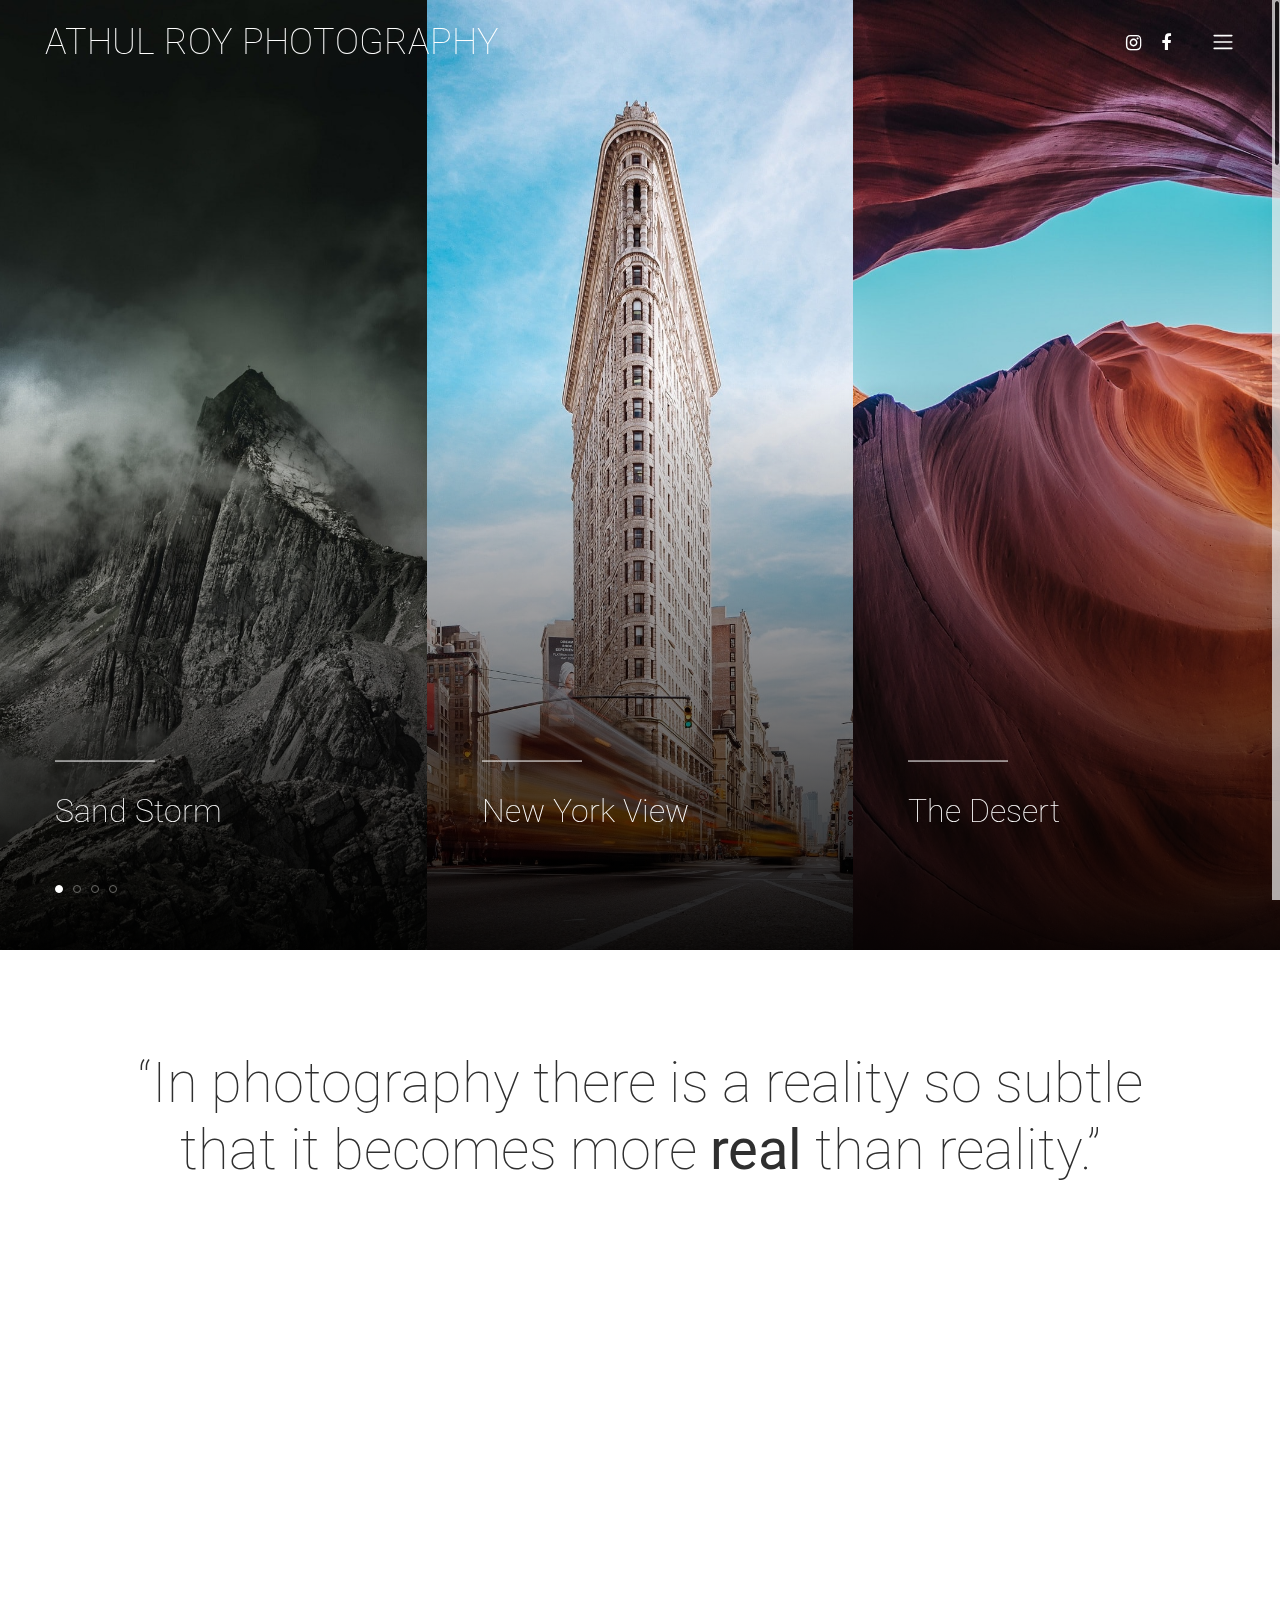
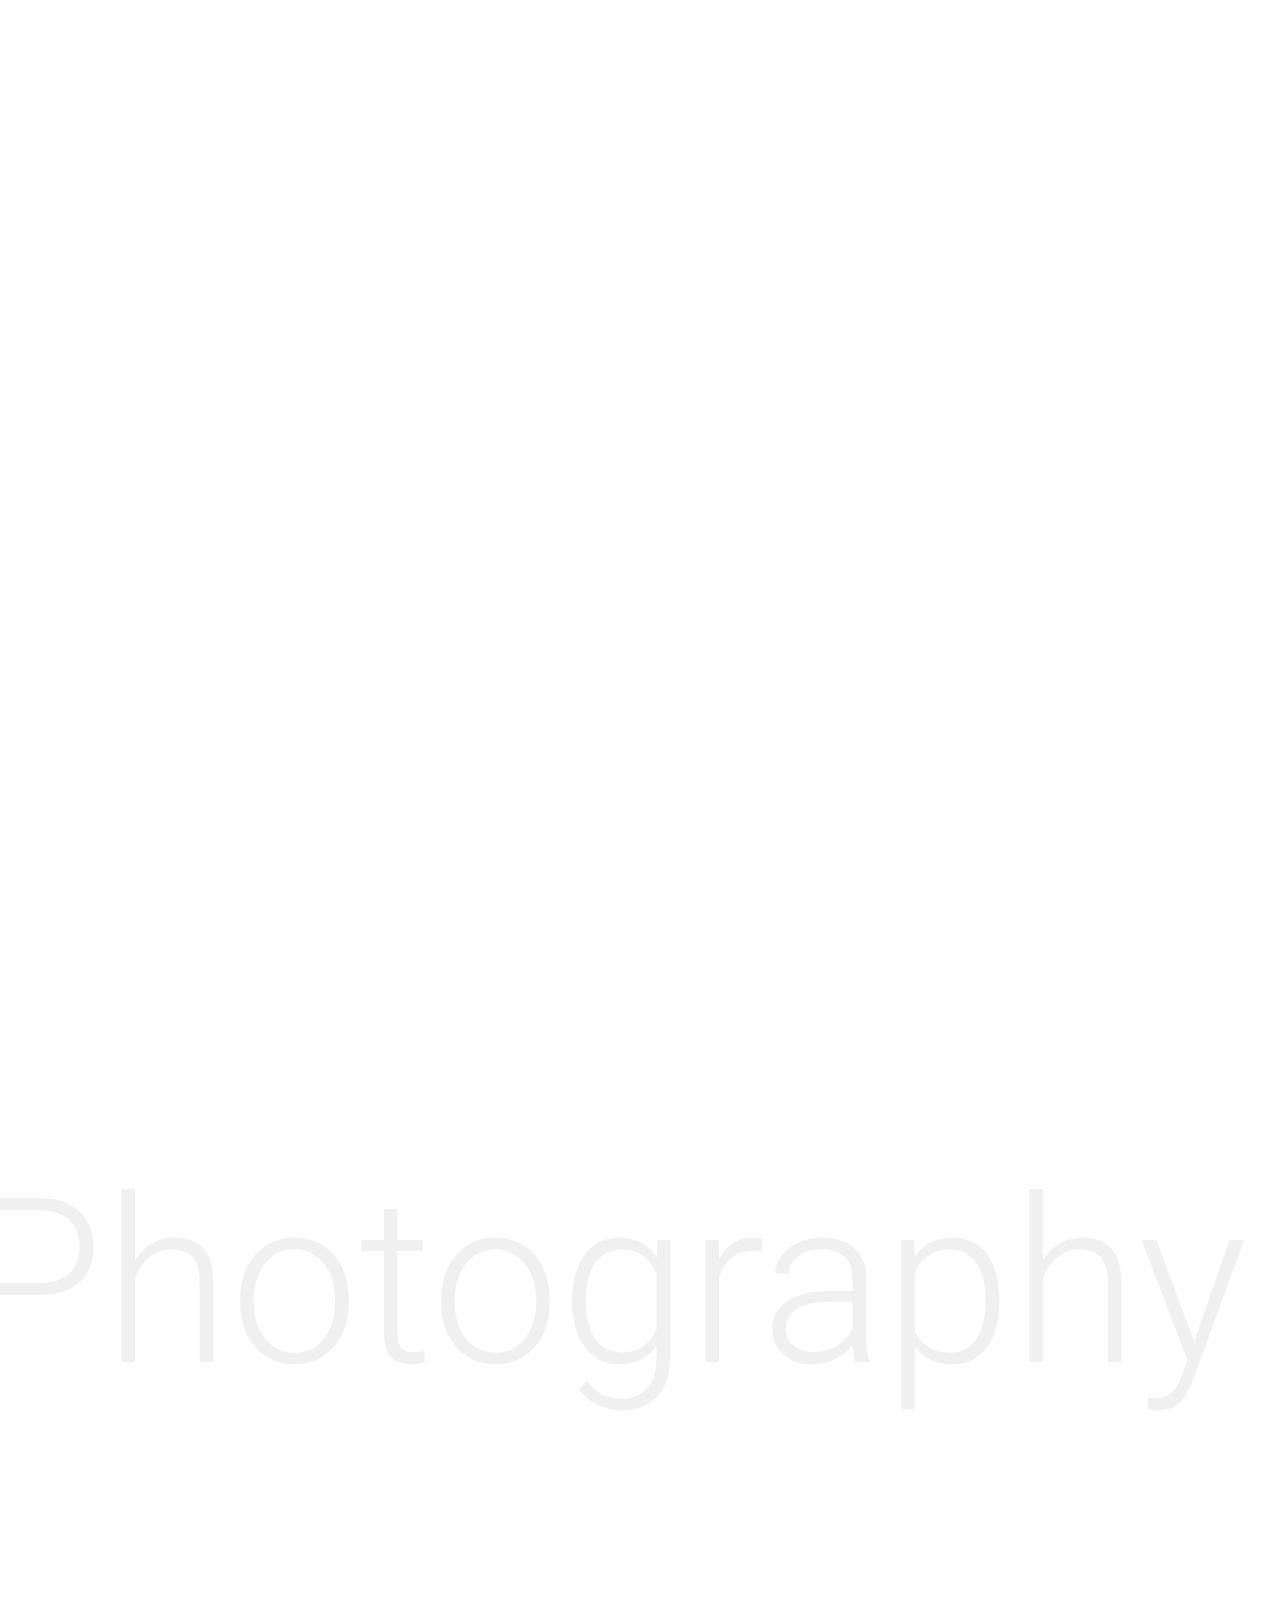
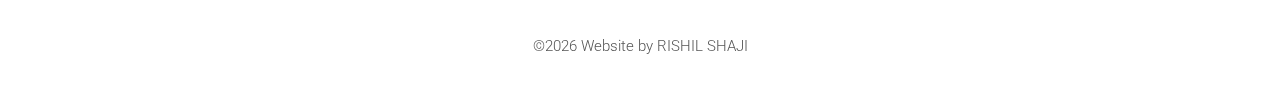
<file: index.html>
<!DOCTYPE html>
<html lang="en">

<head>
    <meta charset="UTF-8">
    <meta name="description" content="">
    <meta http-equiv="X-UA-Compatible" content="IE=edge">
    <meta name="viewport" content="width=device-width, initial-scale=1, shrink-to-fit=no">
    <!-- The above 4 meta tags *must* come first in the head; any other head content must come *after* these tags -->

    <!-- Title  -->
    <title>ATHUL ROY PHOTOGRAPHY</title>

    <!-- Favicon  -->
    <link rel="icon" href="img/core-img/favicon.ico">

    <!-- Style CSS -->
    <link rel="stylesheet" href="style.css">

</head>

<body>
    <!-- Preloader Start -->
    <div id="preloader">
        <div class="preload-content">
            <div id="sonar-load"></div>
        </div>
    </div>
    <!-- Preloader End -->

    <!-- Grids -->
    <div class="grids d-flex justify-content-between">
        <div class="grid1"></div>
        <div class="grid2"></div>
        <div class="grid3"></div>
        <div class="grid4"></div>
        <div class="grid5"></div>
        <div class="grid6"></div>
        <div class="grid7"></div>
        <div class="grid8"></div>
        <div class="grid9"></div>
    </div>

    <!-- ***** Main Menu Area Start ***** -->
    <div class="mainMenu d-flex align-items-center justify-content-between">
        <!-- Close Icon -->
        <div class="closeIcon">
            <i class="ti-close" aria-hidden="true"></i>
        </div>
        <!-- Logo Area -->
        <div class="logo-area">
            <a href="index.html">ATHUL ROY PHOTOGRAPHY</a>
        </div>
        <!-- Nav -->
        <div class="sonarNav wow fadeInUp" data-wow-delay="1s">
            <nav>
                <ul>
                    <li class="nav-item active">
                        <a class="nav-link" href="index.html">Home</a>
                    </li>
                    <li class="nav-item">
                        <a class="nav-link" href="about-me.html">About Me</a>
                    </li>
                    <li class="nav-item">
                        <a class="nav-link" href="services.html">Services</a>
                    </li>
                    <li class="nav-item">
                        <a class="nav-link" href="portfolio.html">Portfolio</a>
                    </li>
                    <li class="nav-item">
                        <a class="nav-link" href="contact.html">Contact</a>
                    </li>
                </ul>
            </nav>
        </div>
        <!-- Copwrite Text -->
        <div class="copywrite-text">
            <p><!-- Link back to Colorlib can't be removed. Template is licensed under CC BY 3.0. -->
&copy;<script>document.write(new Date().getFullYear());</script> Website by <a href="https://www.instagram.com/rishilshaji/" target="_blank">RISHIL SHAJI</a>
<!-- Link back to Colorlib can't be removed. Template is licensed under CC BY 3.0. -->
</p>
        </div>
    </div>
    <!-- ***** Main Menu Area End ***** -->

    <!-- ***** Header Area Start ***** -->
    <header class="header-area">
        <div class="container-fluid">
            <div class="row">
                <div class="col-12">
                    <div class="menu-area d-flex justify-content-between">
                        <!-- Logo Area  -->
                        <div class="logo-area">
                            <a href="index.html">ATHUL ROY PHOTOGRAPHY</a>
                        </div>

                        <div class="menu-content-area d-flex align-items-center">
                            <!-- Header Social Area -->
                            <div class="header-social-area d-flex align-items-center">
                                <a href="#" data-toggle="tooltip" data-placement="bottom" title="Instagram"><i class="fa fa-instagram" aria-hidden="true"></i></a>
                                <a href="#" data-toggle="tooltip" data-placement="bottom" title="Facebook"><i class="fa fa-facebook" aria-hidden="true"></i></a>
                            </div>
                            <!-- Menu Icon -->
                            <span class="navbar-toggler-icon" id="menuIcon"></span>
                        </div>
                    </div>
                </div>
            </div>
        </div>
    </header>
    <!-- ***** Header Area End ***** -->

    <!-- ***** Hero Area Start ***** -->
    <section class="hero-area">
        <div class="hero-slides owl-carousel">
            <!-- Single Hero Slide -->
            <div class="single-hero-slide bg-img slide-background-overlay" style="background-image: url(img/bg-img/slide1.jpg);">
                <div class="container h-100">
                    <div class="row h-100 align-items-end">
                        <div class="col-12">
                            <div class="hero-slides-content">
                                <div class="line"></div>
                                <h2>Sand Storm</h2>
                                <p>Lorem ipsum dolor sit amet, consectetur adipiscing elit. Praesent vel tortor facilisis, volutpat nulla placerat, tincidunt mi. Nullam vel orci dui. Suspendisse sit amet laoreet neque. Fusce sagittis suscipit sem.</p>
                            </div>
                        </div>
                    </div>
                </div>
            </div>
            <!-- Single Hero Slide -->
            <div class="single-hero-slide bg-img slide-background-overlay" style="background-image: url(img/bg-img/slide2.jpg);">
                <div class="container h-100">
                    <div class="row h-100 align-items-end">
                        <div class="col-12">
                            <div class="hero-slides-content">
                                <div class="line"></div>
                                <h2>New York View</h2>
                                <p>Lorem ipsum dolor sit amet, consectetur adipiscing elit. Praesent vel tortor facilisis, volutpat nulla placerat, tincidunt mi. Nullam vel orci dui. Suspendisse sit amet laoreet neque. Fusce sagittis suscipit sem.</p>
                            </div>
                        </div>
                    </div>
                </div>
            </div>
            <!-- Single Hero Slide -->
            <div class="single-hero-slide bg-img slide-background-overlay" style="background-image: url(img/bg-img/slide3.jpg);">
                <div class="container h-100">
                    <div class="row h-100 align-items-end">
                        <div class="col-12">
                            <div class="hero-slides-content">
                                <div class="line"></div>
                                <h2>The Desert</h2>
                                <p>Lorem ipsum dolor sit amet, consectetur adipiscing elit. Praesent vel tortor facilisis, volutpat nulla placerat, tincidunt mi. Nullam vel orci dui. Suspendisse sit amet laoreet neque. Fusce sagittis suscipit sem.</p>
                            </div>
                        </div>
                    </div>
                </div>
            </div>
            <!-- Single Hero Slide -->
            <div class="single-hero-slide bg-img slide-background-overlay" style="background-image: url(img/bg-img/slide4.jpg);">
                <div class="container h-100">
                    <div class="row h-100 align-items-end">
                        <div class="col-12">
                            <div class="hero-slides-content">
                                <div class="line"></div>
                                <h2>Mountains Hike</h2>
                                <p>Lorem ipsum dolor sit amet, consectetur adipiscing elit. Praesent vel tortor facilisis, volutpat nulla placerat, tincidunt mi. Nullam vel orci dui. Suspendisse sit amet laoreet neque. Fusce sagittis suscipit sem.</p>
                            </div>
                        </div>
                    </div>
                </div>
            </div>
            <!-- Single Hero Slide -->
            <div class="single-hero-slide bg-img slide-background-overlay" style="background-image: url(img/bg-img/slide1.jpg);">
                <div class="container h-100">
                    <div class="row h-100 align-items-end">
                        <div class="col-12">
                            <div class="hero-slides-content">
                                <div class="line"></div>
                                <h2>Sand Storm</h2>
                                <p>Lorem ipsum dolor sit amet, consectetur adipiscing elit. Praesent vel tortor facilisis, volutpat nulla placerat, tincidunt mi. Nullam vel orci dui. Suspendisse sit amet laoreet neque. Fusce sagittis suscipit sem.</p>
                            </div>
                        </div>
                    </div>
                </div>
            </div>
            <!-- Single Hero Slide -->
            <div class="single-hero-slide bg-img slide-background-overlay" style="background-image: url(img/bg-img/slide2.jpg);">
                <div class="container h-100">
                    <div class="row h-100 align-items-end">
                        <div class="col-12">
                            <div class="hero-slides-content">
                                <div class="line"></div>
                                <h2>New York View</h2>
                                <p>Lorem ipsum dolor sit amet, consectetur adipiscing elit. Praesent vel tortor facilisis, volutpat nulla placerat, tincidunt mi. Nullam vel orci dui. Suspendisse sit amet laoreet neque. Fusce sagittis suscipit sem.</p>
                            </div>
                        </div>
                    </div>
                </div>
            </div>
            <!-- Single Hero Slide -->
            <div class="single-hero-slide bg-img slide-background-overlay" style="background-image: url(img/bg-img/slide3.jpg);">
                <div class="container h-100">
                    <div class="row h-100 align-items-end">
                        <div class="col-12">
                            <div class="hero-slides-content">
                                <div class="line"></div>
                                <h2>The Desert</h2>
                                <p>Lorem ipsum dolor sit amet, consectetur adipiscing elit. Praesent vel tortor facilisis, volutpat nulla placerat, tincidunt mi. Nullam vel orci dui. Suspendisse sit amet laoreet neque. Fusce sagittis suscipit sem.</p>
                            </div>
                        </div>
                    </div>
                </div>
            </div>
            <!-- Single Hero Slide -->
            <div class="single-hero-slide bg-img slide-background-overlay" style="background-image: url(img/bg-img/slide4.jpg);">
                <div class="container h-100">
                    <div class="row h-100 align-items-end">
                        <div class="col-12">
                            <div class="hero-slides-content">
                                <div class="line"></div>
                                <h2>Mountains Hike</h2>
                                <p>Lorem ipsum dolor sit amet, consectetur adipiscing elit. Praesent vel tortor facilisis, volutpat nulla placerat, tincidunt mi. Nullam vel orci dui. Suspendisse sit amet laoreet neque. Fusce sagittis suscipit sem.</p>
                            </div>
                        </div>
                    </div>
                </div>
            </div>
            <!-- Single Hero Slide -->
            <div class="single-hero-slide bg-img slide-background-overlay" style="background-image: url(img/bg-img/slide1.jpg);">
                <div class="container h-100">
                    <div class="row h-100 align-items-end">
                        <div class="col-12">
                            <div class="hero-slides-content">
                                <div class="line"></div>
                                <h2>Sand Storm</h2>
                                <p>Lorem ipsum dolor sit amet, consectetur adipiscing elit. Praesent vel tortor facilisis, volutpat nulla placerat, tincidunt mi. Nullam vel orci dui. Suspendisse sit amet laoreet neque. Fusce sagittis suscipit sem.</p>
                            </div>
                        </div>
                    </div>
                </div>
            </div>
            <!-- Single Hero Slide -->
            <div class="single-hero-slide bg-img slide-background-overlay" style="background-image: url(img/bg-img/slide2.jpg);">
                <div class="container h-100">
                    <div class="row h-100 align-items-end">
                        <div class="col-12">
                            <div class="hero-slides-content">
                                <div class="line"></div>
                                <h2>New York View</h2>
                                <p>Lorem ipsum dolor sit amet, consectetur adipiscing elit. Praesent vel tortor facilisis, volutpat nulla placerat, tincidunt mi. Nullam vel orci dui. Suspendisse sit amet laoreet neque. Fusce sagittis suscipit sem.</p>
                            </div>
                        </div>
                    </div>
                </div>
            </div>
            <!-- Single Hero Slide -->
            <div class="single-hero-slide bg-img slide-background-overlay" style="background-image: url(img/bg-img/slide3.jpg);">
                <div class="container h-100">
                    <div class="row h-100 align-items-end">
                        <div class="col-12">
                            <div class="hero-slides-content">
                                <div class="line"></div>
                                <h2>The Desert</h2>
                                <p>Lorem ipsum dolor sit amet, consectetur adipiscing elit. Praesent vel tortor facilisis, volutpat nulla placerat, tincidunt mi. Nullam vel orci dui. Suspendisse sit amet laoreet neque. Fusce sagittis suscipit sem.</p>
                            </div>
                        </div>
                    </div>
                </div>
            </div>
            <!-- Single Hero Slide -->
            <div class="single-hero-slide bg-img slide-background-overlay" style="background-image: url(img/bg-img/slide4.jpg);">
                <div class="container h-100">
                    <div class="row h-100 align-items-end">
                        <div class="col-12">
                            <div class="hero-slides-content">
                                <div class="line"></div>
                                <h2>Mountains Hike</h2>
                                <p>Lorem ipsum dolor sit amet, consectetur adipiscing elit. Praesent vel tortor facilisis, volutpat nulla placerat, tincidunt mi. Nullam vel orci dui. Suspendisse sit amet laoreet neque. Fusce sagittis suscipit sem.</p>
                            </div>
                        </div>
                    </div>
                </div>
            </div>
        </div>
    </section>
    <!-- ***** Hero Area End ***** -->

    <!-- ***** Portfolio Area Start ***** -->
    <div class="portfolio-area section-padding-100">
        <div class="container">
            <div class="row">
                <div class="col-12">
                    <div class="portfolio-title">
                        <h2>“In photography there is a reality so subtle that it becomes more <span>real</span> than reality.”</h2>
                    </div>
                </div>
            </div>

            <div class="row justify-content-between">
                <!-- Single Portfoio Area -->
                <div class="col-12 col-md-5">
                    <div class="single-portfolio-item mt-100 portfolio-item-1 wow fadeIn">
                        <div class="backend-content">
                            <img class="dots" src="img/core-img/dots.png" alt="">
                            <h2>ATHUL ROY</h2>
                        </div>
                        <div class="portfolio-thumb">
                            <img src="img/bg-img/p1.png" alt="">
                        </div>
                        <div class="portfolio-meta">
                            <p class="portfolio-date">Feb 02, 2018</p>
                            <h2>Italy in the sunset</h2>
                        </div>
                    </div>
                </div>
                <!-- Single Portfoio Area -->
                <div class="col-12 col-md-6">
                    <div class="single-portfolio-item mt-230 portfolio-item-2 wow fadeIn">
                        <div class="backend-content">
                            <img class="dots" src="img/core-img/dots.png" alt="">
                        </div>
                        <div class="portfolio-thumb">
                            <img src="img/bg-img/p2.png" alt="">
                        </div>
                        <div class="portfolio-meta">
                            <p class="portfolio-date">Feb 02, 2018</p>
                            <h2>Mountain Landscape</h2>
                        </div>
                    </div>
                </div>
            </div>

            <div class="row">
                <!-- Single Portfoio Area -->
                <div class="col-12 col-md-10">
                    <div class="single-portfolio-item mt-100 portfolio-item-3 wow fadeIn">
                        <div class="backend-content">
                            <img class="dots" src="img/core-img/dots.png" alt="">
                            <h2>Photography</h2>
                        </div>
                        <div class="portfolio-thumb">
                            <img src="img/bg-img/p3.png" alt="">
                        </div>
                        <div class="portfolio-meta">
                            <p class="portfolio-date">Feb 02, 2018</p>
                            <h2>Foggy sunset over the lake</h2>
                        </div>
                    </div>
                </div>
            </div>

            <div class="row justify-content-end">
                <!-- Single Portfoio Area -->
                <div class="col-12 col-md-6">
                    <div class="single-portfolio-item portfolio-item-4 wow fadeIn">
                        <div class="backend-content">
                            <img class="dots" src="img/core-img/dots.png" alt="">
                        </div>
                        <div class="portfolio-thumb">
                            <img src="img/bg-img/p2.png" alt="">
                        </div>
                        <div class="portfolio-meta">
                            <p class="portfolio-date">Feb 02, 2018</p>
                            <h2>Clouds on mountain top</h2>
                        </div>
                    </div>
                </div>
            </div>

            <div class="row">
                <!-- Single Portfoio Area -->
                <div class="col-12 col-md-5">
                    <div class="single-portfolio-item portfolio-item-5 wow fadeIn">
                        <div class="backend-content">
                            <img class="dots" src="img/core-img/dots.png" alt="">
                        </div>
                        <div class="portfolio-thumb">
                            <img src="img/bg-img/p5.png" alt="">
                        </div>
                        <div class="portfolio-meta">
                            <p class="portfolio-date">Feb 02, 2018</p>
                            <h2>Over the canion</h2>
                        </div>
                    </div>
                </div>
            </div>

            <div class="row justify-content-center">
                <!-- Single Portfoio Area -->
                <div class="col-12 col-md-4">
                    <div class="single-portfolio-item portfolio-item-6 wow fadeIn">
                        <div class="portfolio-thumb">
                            <img src="img/bg-img/p6.png" alt="">
                        </div>
                        <div class="portfolio-meta">
                            <p class="portfolio-date">Feb 02, 2018</p>
                            <h2>Mirror lake</h2>
                        </div>
                    </div>
                </div>
            </div>

            <div class="row justify-content-end">
                <!-- Single Portfoio Area -->
                <div class="col-12 col-md-4">
                    <div class="single-portfolio-item portfolio-item-7 wow fadeIn">
                        <div class="backend-content">
                            <img class="dots" src="img/core-img/dots.png" alt="">
                        </div>
                        <div class="portfolio-thumb">
                            <img src="img/bg-img/p7.png" alt="">
                        </div>
                        <div class="portfolio-meta">
                            <p class="portfolio-date">Feb 02, 2018</p>
                            <h2>Mirror lake</h2>
                        </div>
                    </div>
                </div>
            </div>
        </div>
    </div>
    <!-- ***** Portfolio Area End ***** -->

    <!-- ***** Call to Action Area Start ***** -->
    <div class="sonar-call-to-action-area section-padding-0-100">
        <div class="backEnd-content">
            <h2>Photography</h2>
        </div>
        <div class="container">
            <div class="row">
                <div class="col-12">
                    <div class="call-to-action-content wow fadeInUp" data-wow-delay="0.5s">
                        <h2>I am an experienced photographer</h2>
                        <h5>Let’s talk</h5>
                        <a href="#" class="btn sonar-btn mt-100">contact me</a>
                    </div>
                </div>
            </div>
        </div>
    </div>
    <!-- ***** Call to Action Area End ***** -->

    <!-- ***** Footer Area Start ***** -->
    <footer class="footer-area">
        <div class="container">
            <div class="row">
                <div class="col-12">
                    <!-- Copywrite Text -->
                    <div class="copywrite-text">
                        <p><!-- Link back to Colorlib can't be removed. Template is licensed under CC BY 3.0. -->
                            &copy;<script>document.write(new Date().getFullYear());</script> Website by <a href="https://www.instagram.com/rishilshaji/" target="_blank">RISHIL SHAJI</a>
<!-- Link back to Colorlib can't be removed. Template is licensed under CC BY 3.0. -->
</p>
                    </div>
                </div>
            </div>
        </div>
    </footer>
    <!-- ***** Footer Area End ***** -->

    <!-- jQuery (Necessary for All JavaScript Plugins) -->
    <script src="js/jquery/jquery-2.2.4.min.js"></script>
    <!-- Popper js -->
    <script src="js/popper.min.js"></script>
    <!-- Bootstrap js -->
    <script src="js/bootstrap.min.js"></script>
    <!-- Plugins js -->
    <script src="js/plugins.js"></script>
    <!-- Active js -->
    <script src="js/active.js"></script>

</body>

</html>
</file>
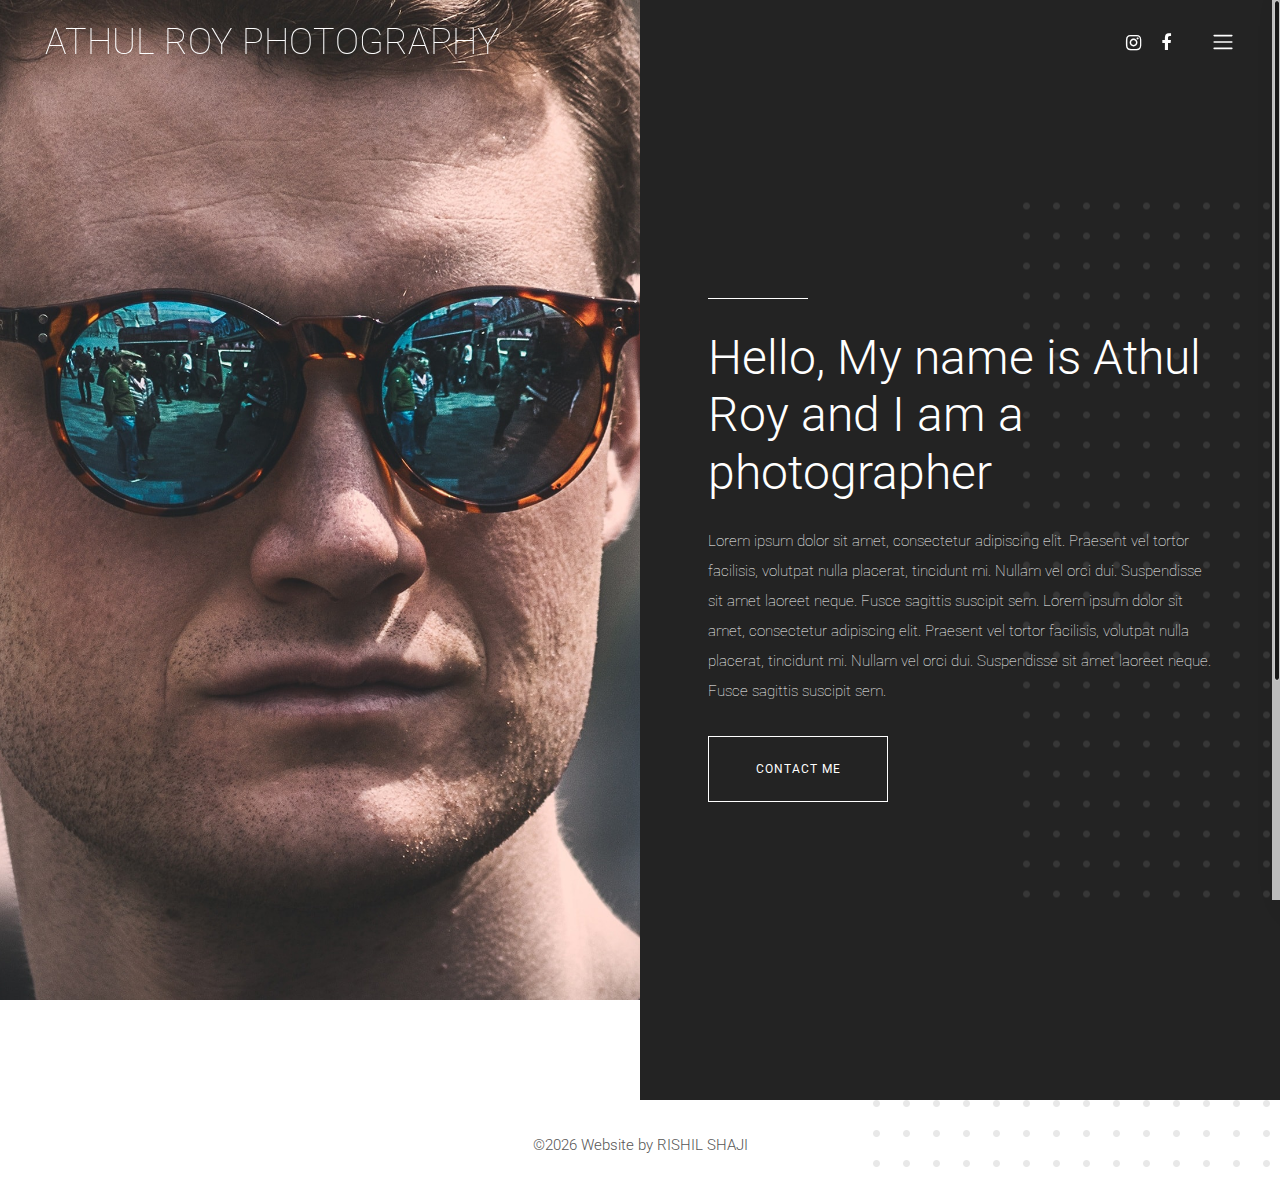
<file: about-me.html>
<!DOCTYPE html>
<html lang="en">

<head>
    <meta charset="UTF-8">
    <meta name="description" content="">
    <meta http-equiv="X-UA-Compatible" content="IE=edge">
    <meta name="viewport" content="width=device-width, initial-scale=1, shrink-to-fit=no">
    <!-- The above 4 meta tags *must* come first in the head; any other head content must come *after* these tags -->

    <!-- Title  -->
    <title>ATHUL ROY PHOTOGRAPHY</title>

    <!-- Favicon  -->
    <link rel="icon" href="img/core-img/favicon.ico">

    <!-- Style CSS -->
    <link rel="stylesheet" href="style.css">

</head>

<body>
    <!-- Preloader Start -->
    <div id="preloader">
        <div class="preload-content">
            <div id="sonar-load"></div>
        </div>
    </div>
    <!-- Preloader End -->

    <!-- ***** Main Menu Area Start ***** -->
    <div class="mainMenu d-flex align-items-center justify-content-between">
        <!-- Close Icon -->
        <div class="closeIcon">
            <i class="ti-close" aria-hidden="true"></i>
        </div>
        <!-- Logo Area -->
        <div class="logo-area">
            <a href="index.html">ATHUL ROY PHOTOGRAPHY</a>
        </div>
        <!-- Nav -->
        <div class="sonarNav">
            <nav>
                <ul>
                    <li class="nav-item active">
                        <a class="nav-link" href="index.html">Home</a>
                    </li>
                    <li class="nav-item">
                        <a class="nav-link" href="about-me.html">About Me</a>
                    </li>
                    <li class="nav-item">
                        <a class="nav-link" href="services.html">Services</a>
                    </li>
                    <li class="nav-item">
                        <a class="nav-link" href="portfolio.html">Portfolio</a>
                    </li>
                    <li class="nav-item">
                        <a class="nav-link" href="contact.html">Contact</a>
                    </li>
                </ul>
            </nav>
        </div>
        <!-- Copwrite Text -->
        <div class="copywrite-text">
            <p>
                &copy;<script>document.write(new Date().getFullYear());</script> Website by <a href="https://www.instagram.com/rishilshaji/" target="_blank">RISHIL SHAJI</a>
</p>
        </div>
    </div>
    <!-- ***** Main Menu Area End ***** -->

    <!-- ***** Header Area Start ***** -->
    <header class="header-area">
        <div class="container-fluid">
            <div class="row">
                <div class="col-12">
                    <div class="menu-area d-flex justify-content-between">
                        <!-- Logo Area  -->
                        <div class="logo-area">
                            <a href="index.html">ATHUL ROY PHOTOGRAPHY</a>
                        </div>

                        <div class="menu-content-area d-flex align-items-center">
                            <!-- Header Social Area -->
                            <div class="header-social-area d-flex align-items-center">
                                <a href="#" data-toggle="tooltip" data-placement="bottom" title="Instagram"><i class="fa fa-instagram" aria-hidden="true"></i></a>
                                <a href="#" data-toggle="tooltip" data-placement="bottom" title="Facebook"><i class="fa fa-facebook" aria-hidden="true"></i></a>
                            </div>
                            <!-- Menu Icon -->
                            <span class="navbar-toggler-icon" id="menuIcon"></span>
                        </div>
                    </div>
                </div>
            </div>
        </div>
    </header>
    <!-- ***** Header Area End ***** -->

    <!-- ***** Hero Area Start ***** -->
    <div class="hero-area d-flex align-items-center">
        <!-- Back End Content -->
        <div class="backEnd-content">
            <img class="dots" src="img/core-img/dots.png" alt="">
        </div>

        <!-- Hero Thumbnail -->
        <div class="hero-thumbnail aboutUs equalize bg-img" style="background-image: url(img/bg-img/about.jpg);"></div>
        
        <!-- Hero Content -->
        <div class="hero-content aboutUs equalize">
            <div class="container-fluid h-100">
                <div class="row h-100 align-items-center justify-content-center">
                    <div class="col-12 col-md-10">
                        <div class="line"></div>
                        <h2>Hello, My name is Athul Roy  and I am a photographer</h2>
                        <p>Lorem ipsum dolor sit amet, consectetur adipiscing elit. Praesent vel tortor facilisis, volutpat nulla placerat, tincidunt mi. Nullam vel orci dui. Suspendisse sit amet laoreet neque. Fusce sagittis suscipit sem. Lorem ipsum dolor sit amet, consectetur adipiscing elit. Praesent vel tortor facilisis, volutpat nulla placerat, tincidunt mi. Nullam vel orci dui. Suspendisse sit amet laoreet neque. Fusce sagittis suscipit sem.</p>
                        <a href="#" class="btn sonar-btn white-btn">contact me</a>
                    </div>
                </div>
            </div>
        </div>
    </div>
    <!-- ***** Hero Area End ***** -->

    <!-- ***** Footer Area Start ***** -->
    <footer class="footer-area">
        <!-- back end content -->
        <div class="backEnd-content">
            <img class="dots" src="img/core-img/dots.png" alt="">
        </div>

        <div class="container">
            <div class="row">
                <div class="col-12">
                    <!-- Copywrite Text -->
                    <div class="copywrite-text">
                        <p>
                            &copy;<script>document.write(new Date().getFullYear());</script> Website by <a href="https://www.instagram.com/rishilshaji/" target="_blank">RISHIL SHAJI</a>
</p>
                    </div>
                </div>
            </div>
        </div>
    </footer>
    <!-- ***** Footer Area End ***** -->

    <!-- jQuery (Necessary for All JavaScript Plugins) -->
    <script src="js/jquery/jquery-2.2.4.min.js"></script>
    <!-- Popper js -->
    <script src="js/popper.min.js"></script>
    <!-- Bootstrap js -->
    <script src="js/bootstrap.min.js"></script>
    <!-- Plugins js -->
    <script src="js/plugins.js"></script>
    <!-- Active js -->
    <script src="js/active.js"></script>

</body>

</html>
</file>
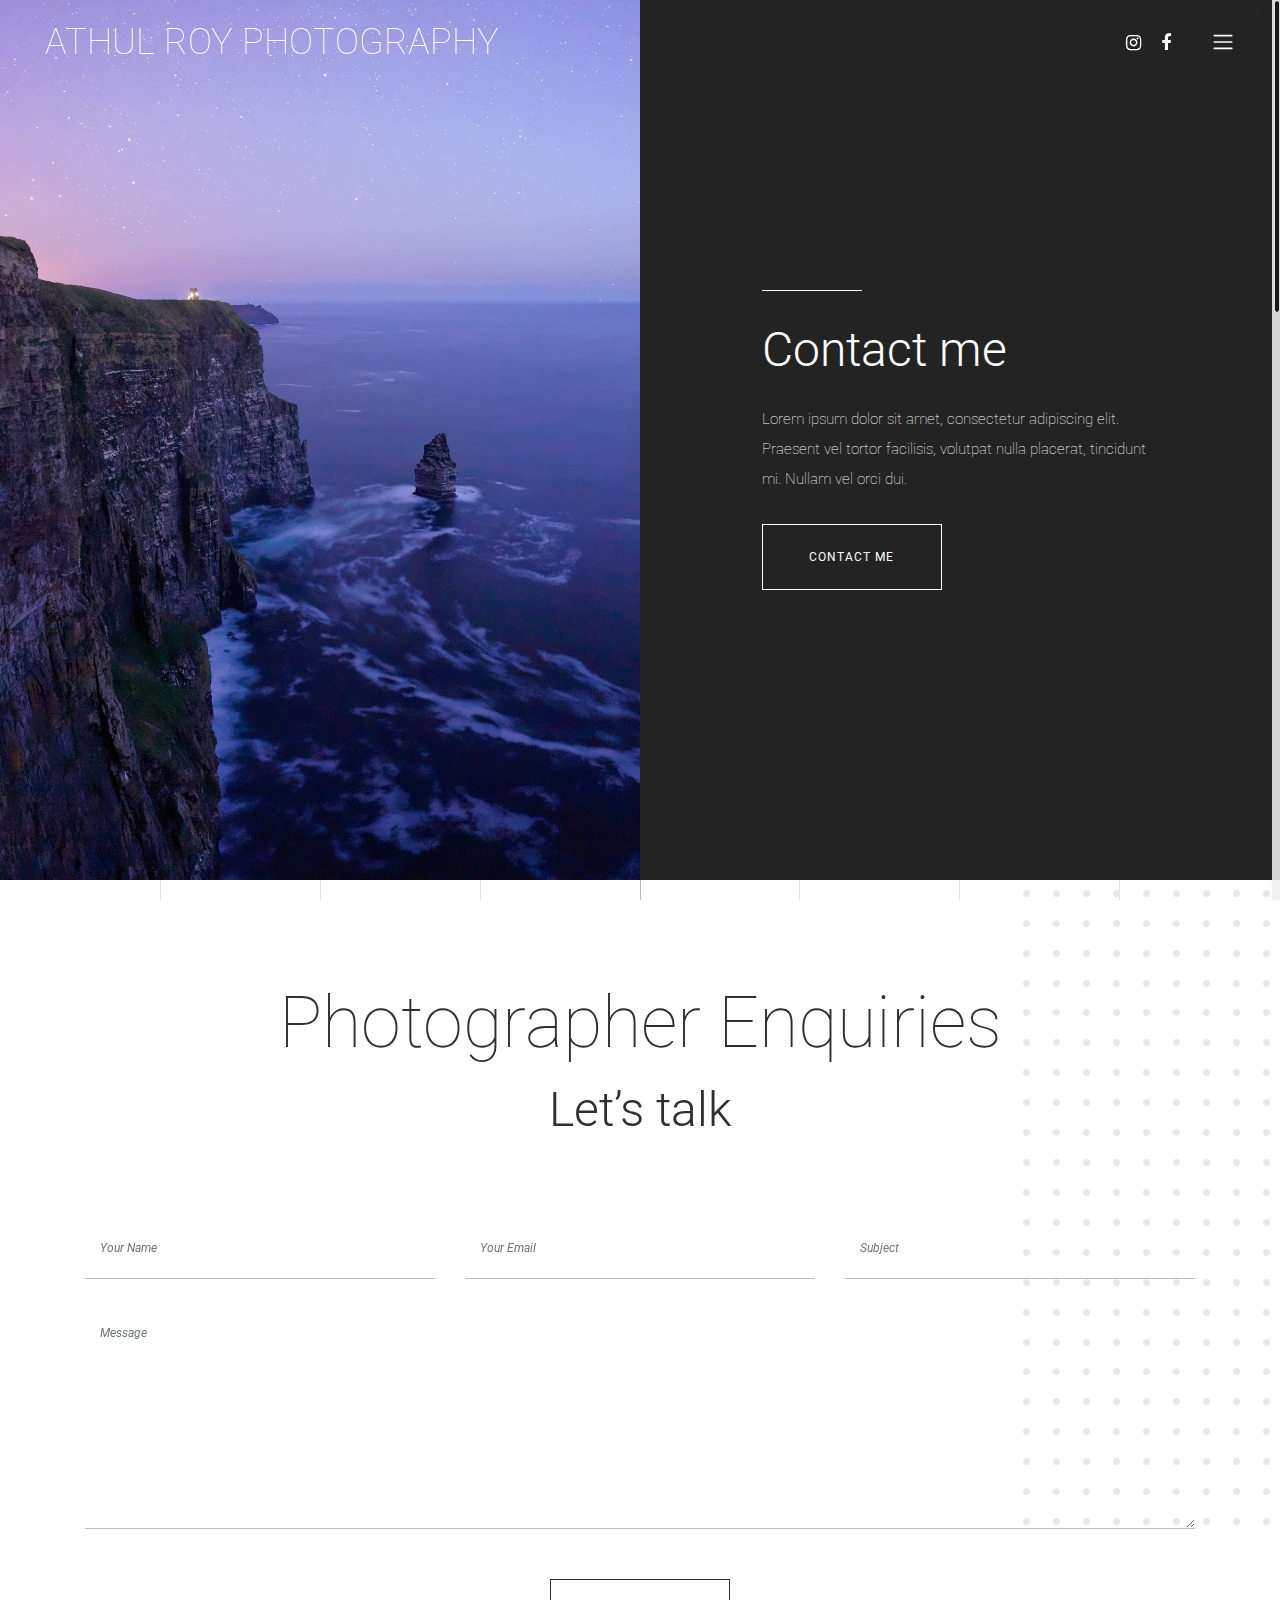
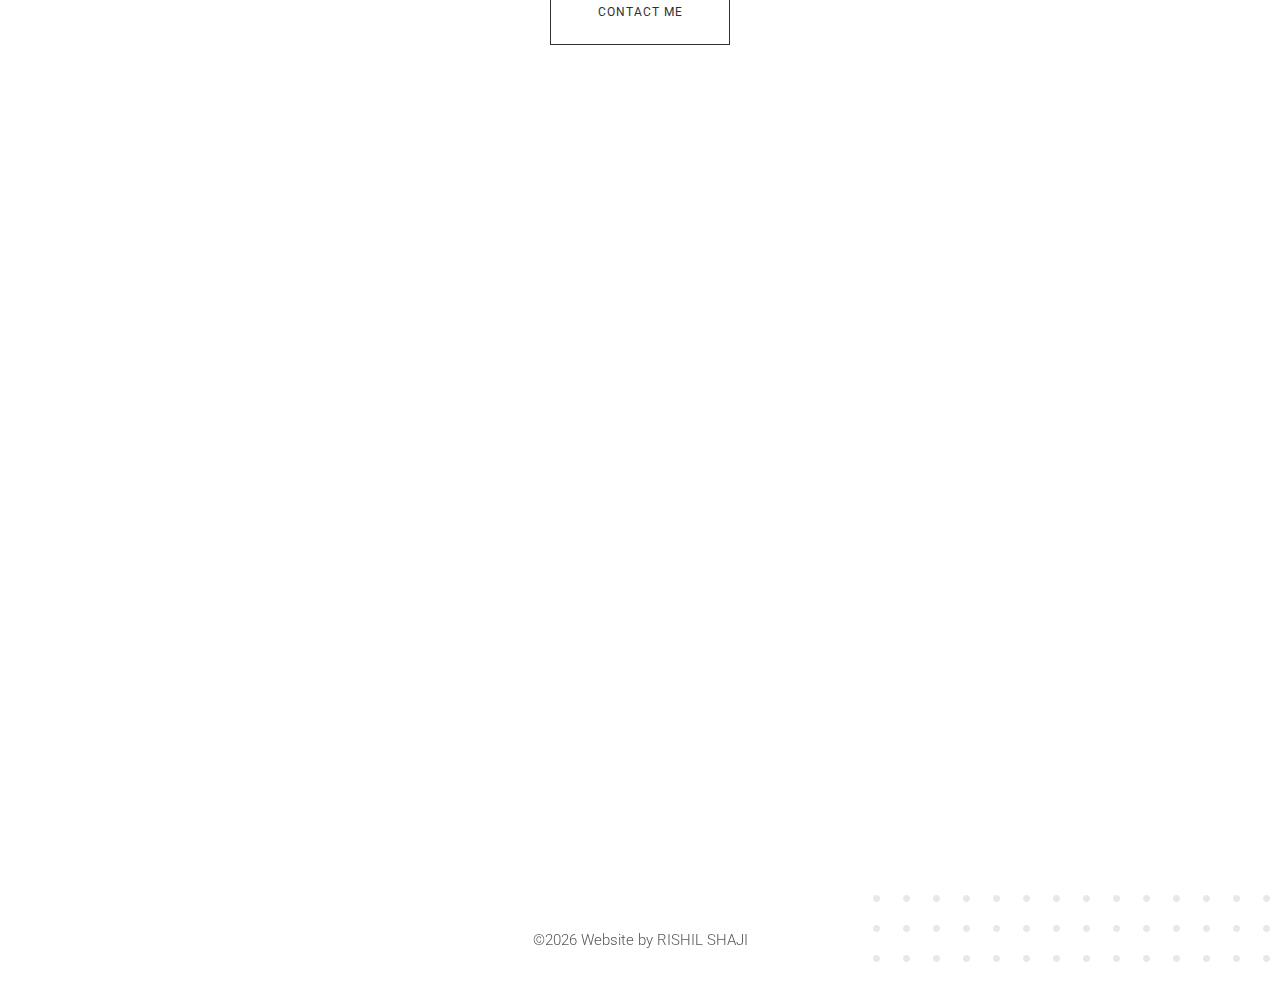
<file: contact.html>
<!DOCTYPE html>
<html lang="en">

<head>
    <meta charset="UTF-8">
    <meta name="description" content="">
    <meta http-equiv="X-UA-Compatible" content="IE=edge">
    <meta name="viewport" content="width=device-width, initial-scale=1, shrink-to-fit=no">
    <!-- The above 4 meta tags *must* come first in the head; any other head content must come *after* these tags -->

    <!-- Title  -->
    <title>ATHUL ROY PHOTOGRAPHY</title>

    <!-- Favicon  -->
    <link rel="icon" href="img/core-img/favicon.ico">

    <!-- Style CSS -->
    <link rel="stylesheet" href="style.css">

</head>

<body>
    <!-- Preloader Start -->
    <div id="preloader">
        <div class="preload-content">
            <div id="sonar-load"></div>
        </div>
    </div>
    <!-- Preloader End -->

    <!-- Grids -->
    <div class="grids d-flex justify-content-between">
        <div class="grid1"></div>
        <div class="grid2"></div>
        <div class="grid3"></div>
        <div class="grid4"></div>
        <div class="grid5"></div>
        <div class="grid6"></div>
        <div class="grid7"></div>
        <div class="grid8"></div>
        <div class="grid9"></div>
    </div>

    <!-- ***** Main Menu Area Start ***** -->
    <div class="mainMenu d-flex align-items-center justify-content-between">
        <!-- Close Icon -->
        <div class="closeIcon">
            <i class="ti-close" aria-hidden="true"></i>
        </div>
        <!-- Logo Area -->
        <div class="logo-area">
            <a href="index.html">ATHUL ROY PHOTOGRAPHY</a>
        </div>
        <!-- Nav -->
        <div class="sonarNav">
            <nav>
                <ul>
                    <li class="nav-item active">
                        <a class="nav-link" href="index.html">Home</a>
                    </li>
                    <li class="nav-item">
                        <a class="nav-link" href="about-me.html">About Me</a>
                    </li>
                    <li class="nav-item">
                        <a class="nav-link" href="services.html">Services</a>
                    </li>
                    <li class="nav-item">
                        <a class="nav-link" href="portfolio.html">Portfolio</a>
                    </li>
                    <li class="nav-item">
                        <a class="nav-link" href="contact.html">Contact</a>
                    </li>
                </ul>
            </nav>
        </div>
        <!-- Copwrite Text -->
        <div class="copywrite-text">
            <p>
                &copy;<script>document.write(new Date().getFullYear());</script> Website by <a href="https://www.instagram.com/rishilshaji/" target="_blank">RISHIL SHAJI</a>
</p>
        </div>
    </div>
    <!-- ***** Main Menu Area End ***** -->

    <!-- ***** Header Area Start ***** -->
    <header class="header-area">
        <div class="container-fluid">
            <div class="row">
                <div class="col-12">
                    <div class="menu-area d-flex justify-content-between">
                        <!-- Logo Area  -->
                        <div class="logo-area">
                            <a href="index.html">ATHUL ROY PHOTOGRAPHY</a>
                        </div>

                        <div class="menu-content-area d-flex align-items-center">
                            <!-- Header Social Area -->
                            <div class="header-social-area d-flex align-items-center">
                                <a href="#" data-toggle="tooltip" data-placement="bottom" title="Instagram"><i class="fa fa-instagram" aria-hidden="true"></i></a>
                                <a href="#" data-toggle="tooltip" data-placement="bottom" title="Facebook"><i class="fa fa-facebook" aria-hidden="true"></i></a>
                            </div>
                            <!-- Menu Icon -->
                            <span class="navbar-toggler-icon" id="menuIcon"></span>
                        </div>
                    </div>
                </div>
            </div>
        </div>
    </header>
    <!-- ***** Header Area End ***** -->

    <!-- ***** Hero Area Start ***** -->
    <div class="hero-area d-flex align-items-center">
       
        <!-- Hero Thumbnail -->
        <div class="hero-thumbnail equalize bg-img" style="background-image: url(img/bg-img/contact.jpg);"></div>
        
        <!-- Hero Content -->
        <div class="hero-content equalize">
            <div class="container-fluid h-100">
                <div class="row h-100 align-items-center justify-content-center">
                    <div class="col-12 col-md-8">
                        <div class="line"></div>
                        <h2>Contact me</h2>
                        <p>Lorem ipsum dolor sit amet, consectetur adipiscing elit. Praesent vel tortor facilisis, volutpat nulla placerat, tincidunt mi. Nullam vel orci dui.</p>
                        <a href="#" class="btn sonar-btn white-btn">contact me</a>
                    </div>
                </div>
            </div>
        </div>
    </div>
    <!-- ***** Hero Area End ***** -->

    <section class="sonar-contact-area section-padding-100">
        <!-- back end content -->
        <div class="backEnd-content">
            <img class="dots" src="img/core-img/dots.png" alt="">
        </div>
        
        <div class="container">
            <div class="row">
                <!-- Contact Form Area -->
                <div class="col-12">
                    <div class="contact-form text-center">

                        <h2>Photographer Enquiries</h2>
                        <h4>Let’s talk</h4>

                        <form action="#" method="post">
                            <div class="row">
                                <div class="col-12 col-md-4">
                                    <div class="form-group">
                                        <input type="text" class="form-control" id="contact-name" placeholder="Your Name">
                                    </div>
                                </div>
                                <div class="col-12 col-md-4">
                                    <div class="form-group">
                                        <input type="email" class="form-control" id="contact-email" placeholder="Your Email">
                                    </div>
                                </div>
                                <div class="col-12 col-md-4">
                                    <div class="form-group">
                                        <input type="text" class="form-control" id="contact-email" placeholder="Subject">
                                    </div>
                                </div>
                                <div class="col-12">
                                    <div class="form-group">
                                        <textarea class="form-control" name="message" id="message" cols="30" rows="10" placeholder="Message"></textarea>
                                    </div>
                                </div>
                                <div class="col-12">
                                    <button type="submit" class="btn sonar-btn">Contact Me</button>
                                </div>
                            </div>
                        </form>
                    </div>
                </div>
            </div>
        </div>
    </section>


    <!--Google map-->
    <div class="container-fluid">
    <div class="map-responsive">
        <iframe src="https://maps.google.com/maps?q=Puthiyakavu%2C%20Tripunithura%2C%20Ernakulam%2C%20Kerala&t=&z=13&ie=UTF8&iwloc=&output=embed" width="600" height="450" frameborder="0" style="border:0" allowfullscreen></iframe>
     </div>
     </div>
  
  <!--Google Maps-->

    <!-- ***** Footer Area Start ***** -->
    <footer class="footer-area">
        <!-- back end content -->
        <div class="backEnd-content">
            <img class="dots" src="img/core-img/dots.png" alt="">
        </div>

        <div class="container">
            <div class="row">
                <div class="col-12">
                    <!-- Copywrite Text -->
                    <div class="copywrite-text">
                        <p>
                            &copy;<script>document.write(new Date().getFullYear());</script> Website by <a href="https://www.instagram.com/rishilshaji/" target="_blank">RISHIL SHAJI</a>
                    </p>
                    </div>
                </div>
            </div>
        </div>
    </footer>
    <!-- ***** Footer Area End ***** -->

    <!-- jQuery (Necessary for All JavaScript Plugins) -->
    <script src="js/jquery/jquery-2.2.4.min.js"></script>
    <!-- Popper js -->
    <script src="js/popper.min.js"></script>
    <!-- Bootstrap js -->
    <script src="js/bootstrap.min.js"></script>
    <!-- Plugins js -->
    <script src="js/plugins.js"></script>
    <!-- Active js -->
    <script src="js/active.js"></script>
    <!-- Google Maps -->
    <!-- <script src="https://maps.googleapis.com/maps/api/js?key=AIzaSyDu-pE8NE1q-eZtOJHbrvq4P0gxE9eKiYE"></script> -->
    <script src="js/map-active.js"></script>

</body>

</html>
</file>
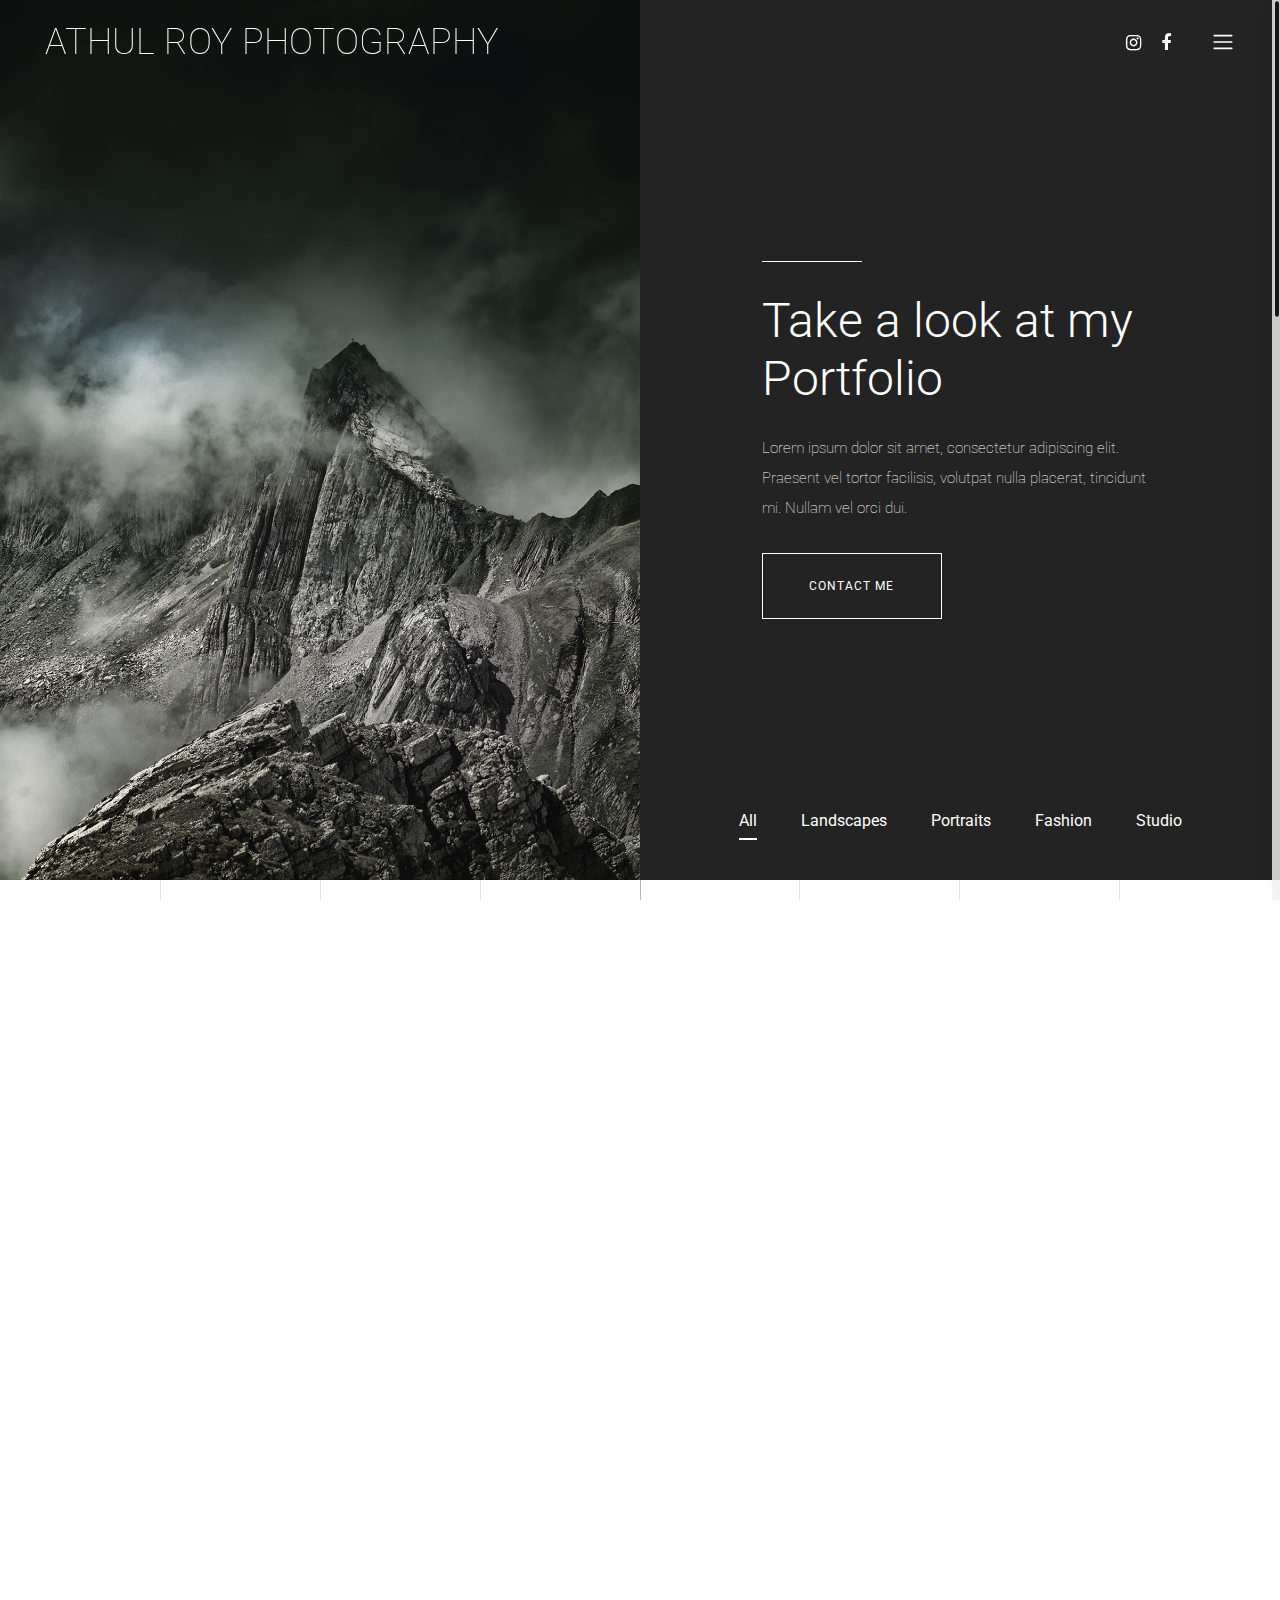
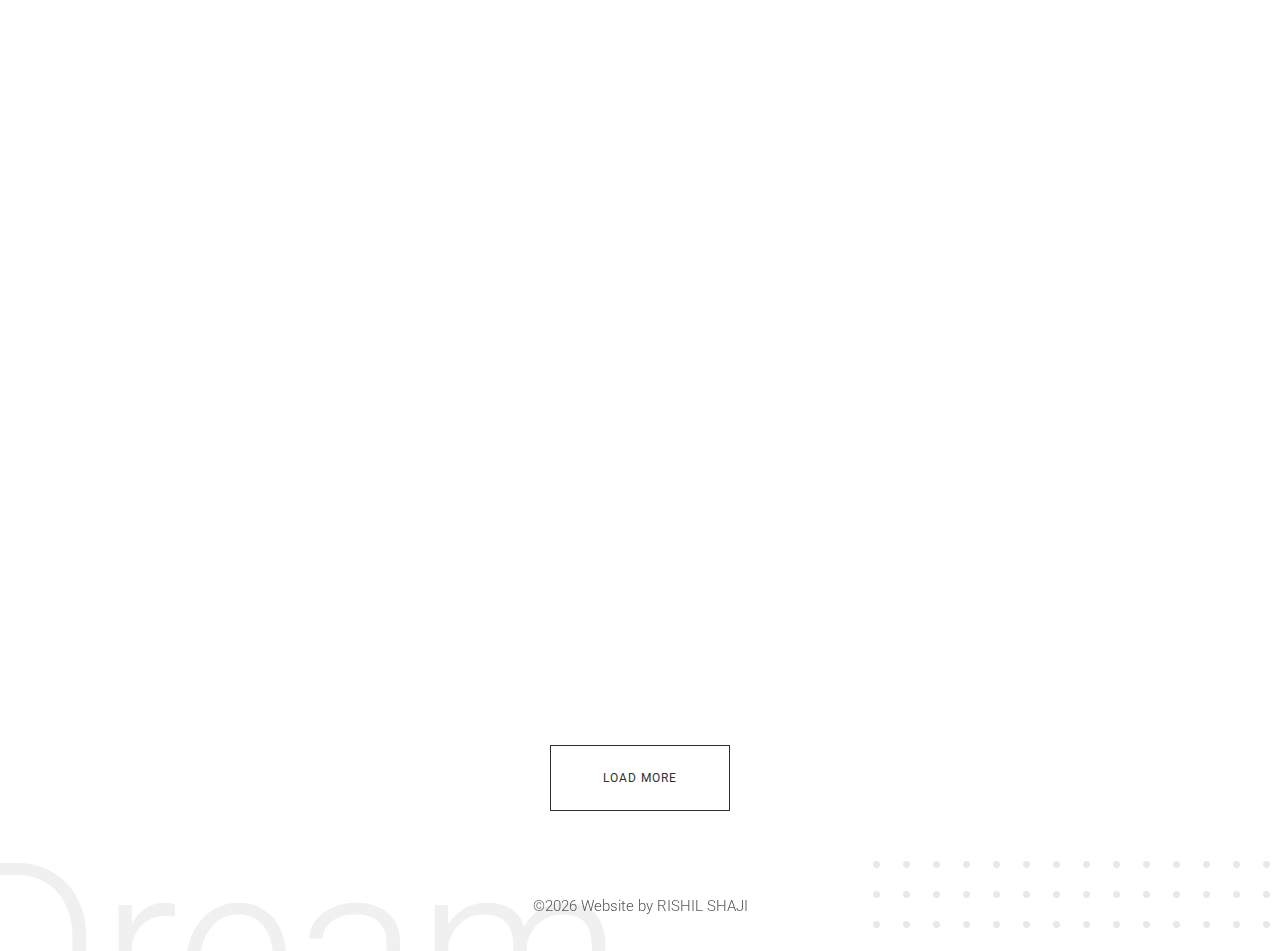
<file: portfolio.html>
<!DOCTYPE html>
<html lang="en">

<head>
    <meta charset="UTF-8">
    <meta name="description" content="">
    <meta http-equiv="X-UA-Compatible" content="IE=edge">
    <meta name="viewport" content="width=device-width, initial-scale=1, shrink-to-fit=no">
    <!-- The above 4 meta tags *must* come first in the head; any other head content must come *after* these tags -->

    <!-- Title  -->
    <title>ATHUL ROY PHOTOGRAPHY</title>

    <!-- Favicon  -->
    <link rel="icon" href="img/core-img/favicon.ico">

    <!-- Style CSS -->
    <link rel="stylesheet" href="style.css">

</head>

<body>
    <!-- Preloader Start -->
    <div id="preloader">
        <div class="preload-content">
            <div id="sonar-load"></div>
        </div>
    </div>
    <!-- Preloader End -->

    <!-- Grids -->
    <div class="grids d-flex justify-content-between">
        <div class="grid1"></div>
        <div class="grid2"></div>
        <div class="grid3"></div>
        <div class="grid4"></div>
        <div class="grid5"></div>
        <div class="grid6"></div>
        <div class="grid7"></div>
        <div class="grid8"></div>
        <div class="grid9"></div>
    </div>

    <!-- ***** Main Menu Area Start ***** -->
    <div class="mainMenu d-flex align-items-center justify-content-between">
        <!-- Close Icon -->
        <div class="closeIcon">
            <i class="ti-close" aria-hidden="true"></i>
        </div>
        <!-- Logo Area -->
        <div class="logo-area">
            <a href="index.html">ATHUL ROY PHOTOGRAPHY</a>
        </div>
        <!-- Nav -->
        <div class="sonarNav">
            <nav>
                <ul>
                    <li class="nav-item active">
                        <a class="nav-link" href="index.html">Home</a>
                    </li>
                    <li class="nav-item">
                        <a class="nav-link" href="about-me.html">About Me</a>
                    </li>
                    <li class="nav-item">
                        <a class="nav-link" href="services.html">Services</a>
                    </li>
                    <li class="nav-item">
                        <a class="nav-link" href="portfolio.html">Portfolio</a>
                    </li>
                    <li class="nav-item">
                        <a class="nav-link" href="contact.html">Contact</a>
                    </li>
                </ul>
            </nav>
        </div>
        <!-- Copwrite Text -->
        <div class="copywrite-text">
            <p>
                &copy;<script>document.write(new Date().getFullYear());</script> Website by <a href="https://www.instagram.com/rishilshaji/" target="_blank">RISHIL SHAJI</a>
</p>
        </div>
    </div>
    <!-- ***** Main Menu Area End ***** -->

    <!-- ***** Header Area Start ***** -->
    <header class="header-area">
        <div class="container-fluid">
            <div class="row">
                <div class="col-12">
                    <div class="menu-area d-flex justify-content-between">
                        <!-- Logo Area  -->
                        <div class="logo-area">
                            <a href="index.html">ATHUL ROY PHOTOGRAPHY</a>
                        </div>

                        <div class="menu-content-area d-flex align-items-center">
                            <!-- Header Social Area -->
                            <div class="header-social-area d-flex align-items-center">
                                <a href="#" data-toggle="tooltip" data-placement="bottom" title="Instagram"><i class="fa fa-instagram" aria-hidden="true"></i></a>
                                <a href="#" data-toggle="tooltip" data-placement="bottom" title="Facebook"><i class="fa fa-facebook" aria-hidden="true"></i></a>
                            </div>
                            <!-- Menu Icon -->
                            <span class="navbar-toggler-icon" id="menuIcon"></span>
                        </div>
                    </div>
                </div>
            </div>
        </div>
    </header>
    <!-- ***** Header Area End ***** -->

    <!-- ***** Hero Area Start ***** -->
    <div class="hero-area d-flex align-items-center">
        <!-- Hero Thumbnail -->
        <div class="hero-thumbnail equalize bg-img" style="background-image: url(img/bg-img/portfolio.jpg);"></div>
        
        <!-- Hero Content -->
        <div class="hero-content equalize">
            <div class="container-fluid h-100">
                <div class="row h-100 align-items-center justify-content-center">
                    <div class="col-12 col-md-8">
                        <div class="line"></div>
                        <h2>Take a look at my Portfolio</h2>
                        <p>Lorem ipsum dolor sit amet, consectetur adipiscing elit. Praesent vel tortor facilisis, volutpat nulla placerat, tincidunt mi. Nullam vel orci dui.</p>
                        <a href="#" class="btn sonar-btn white-btn">contact me</a>
                    </div>
                </div>
            </div>
        </div>

        <!-- Portfolio Menu -->
        <div class="sonar-portfolio-menu">
            <div class="text-center portfolio-menu">
                <button class="btn active" data-filter="*">All</button>
                <button class="btn" data-filter=".landscapes">Landscapes</button>
                <button class="btn" data-filter=".portraits">Portraits</button>
                <button class="btn" data-filter=".fashion">Fashion</button>
                <button class="btn" data-filter=".studio">Studio</button>
            </div>
        </div>
    </div>
    <!-- ***** Hero Area End ***** -->

    <!-- ****** Gallery Area Start ****** -->
    <section class="sonar-projects-area" id="projects">
        <div class="container-fluid">
            <div class="row sonar-portfolio">

                <!-- Single gallery Item -->
                <div class="col-12 col-sm-6 col-lg-3 single_gallery_item landscapes studio wow fadeInUpBig" data-wow-delay="300ms">
                    <a class="gallery-img" href="img/portfolio-img/1.jpg"><img src="img/portfolio-img/1.jpg" alt=""></a>
                    <!-- Gallery Content -->
                    <div class="gallery-content">
                        <h4>Mountains in the mist</h4>
                        <p>Landscapes</p>
                    </div>
                </div>

                <!-- Single gallery Item -->
                <div class="col-12 col-sm-6 col-lg-3 single_gallery_item portraits fashion wow fadeInUpBig" data-wow-delay="500ms">
                    <a class="gallery-img" href="img/portfolio-img/2.jpg"><img src="img/portfolio-img/2.jpg" alt=""></a>
                    <!-- Gallery Content -->
                    <div class="gallery-content">
                        <h4>A beautifull encounter</h4>
                        <p>Portrait</p>
                    </div>
                </div>

                <!-- Single gallery Item -->
                <div class="col-12 col-sm-6 col-lg-3 single_gallery_item landscapes studio wow fadeInUpBig" data-wow-delay="700ms">
                    <a class="gallery-img" href="img/portfolio-img/3.jpg"><img src="img/portfolio-img/3.jpg" alt=""></a>
                    <!-- Gallery Content -->
                    <div class="gallery-content">
                        <h4>Mountains in the mist</h4>
                        <p>Landscapes</p>
                    </div>
                </div>

                <!-- Single gallery Item -->
                <div class="col-12 col-sm-6 col-lg-3 single_gallery_item portraits studio wow fadeInUpBig" data-wow-delay="900ms">
                    <a class="gallery-img" href="img/portfolio-img/4.jpg"><img src="img/portfolio-img/4.jpg" alt=""></a>
                    <!-- Gallery Content -->
                    <div class="gallery-content">
                        <h4>A beautifull encounter</h4>
                        <p>Portrait</p>
                    </div>
                </div>

                <!-- Single gallery Item -->
                <div class="col-12 col-sm-6 col-lg-3 single_gallery_item landscapes fashion wow fadeInUpBig" data-wow-delay="300ms">
                    <a class="gallery-img" href="img/portfolio-img/5.jpg"><img src="img/portfolio-img/5.jpg" alt=""></a>
                    <!-- Gallery Content -->
                    <div class="gallery-content">
                        <h4>Mountains in the mist</h4>
                        <p>Landscapes</p>
                    </div>
                </div>

                <!-- Single gallery Item -->
                <div class="col-12 col-sm-6 col-lg-3 single_gallery_item portraits fashion wow fadeInUpBig" data-wow-delay="500ms">
                    <a class="gallery-img" href="img/portfolio-img/6.jpg"><img src="img/portfolio-img/6.jpg" alt=""></a>
                    <!-- Gallery Content -->
                    <div class="gallery-content">
                        <h4>A beautifull encounter</h4>
                        <p>Portrait</p>
                    </div>
                </div>

                <!-- Single gallery Item -->
                <div class="col-12 col-sm-6 col-lg-3 single_gallery_item landscapes fashion wow fadeInUpBig" data-wow-delay="700ms">
                    <a class="gallery-img" href="img/portfolio-img/7.jpg"><img src="img/portfolio-img/7.jpg" alt=""></a>
                    <!-- Gallery Content -->
                    <div class="gallery-content">
                        <h4>Mountains in the mist</h4>
                        <p>Landscapes</p>
                    </div>
                </div>

                <!-- Single gallery Item -->
                <div class="col-12 col-sm-6 col-lg-3 single_gallery_item portraits studio wow fadeInUpBig" data-wow-delay="900ms">
                    <a class="gallery-img" href="img/portfolio-img/8.jpg"><img src="img/portfolio-img/8.jpg" alt=""></a>
                    <!-- Gallery Content -->
                    <div class="gallery-content">
                        <h4>A beautifull encounter</h4>
                        <p>Portrait</p>
                    </div>
                </div>

                <!-- Single gallery Item -->
                <div class="col-12 col-sm-6 col-lg-3 single_gallery_item landscapes studio wow fadeInUpBig" data-wow-delay="300ms">
                    <a class="gallery-img" href="img/portfolio-img/9.jpg"><img src="img/portfolio-img/9.jpg" alt=""></a>
                    <!-- Gallery Content -->
                    <div class="gallery-content">
                        <h4>Mountains in the mist</h4>
                        <p>Landscapes</p>
                    </div>
                </div>

                <!-- Single gallery Item -->
                <div class="col-12 col-sm-6 col-lg-3 single_gallery_item portraits wow fadeInUpBig" data-wow-delay="500ms">
                    <a class="gallery-img" href="img/portfolio-img/10.jpg"><img src="img/portfolio-img/10.jpg" alt=""></a>
                    <!-- Gallery Content -->
                    <div class="gallery-content">
                        <h4>A beautifull encounter</h4>
                        <p>Portrait</p>
                    </div>
                </div>

                <!-- Single gallery Item -->
                <div class="col-12 col-sm-6 col-lg-3 single_gallery_item landscapes wow fadeInUpBig" data-wow-delay="700ms">
                    <a class="gallery-img" href="img/portfolio-img/11.jpg"><img src="img/portfolio-img/11.jpg" alt=""></a>
                    <!-- Gallery Content -->
                    <div class="gallery-content">
                        <h4>Mountains in the mist</h4>
                        <p>Landscapes</p>
                    </div>
                </div>

                <!-- Single gallery Item -->
                <div class="col-12 col-sm-6 col-lg-3 single_gallery_item portraits wow fadeInUpBig" data-wow-delay="900ms">
                    <a class="gallery-img" href="img/portfolio-img/12.jpg"><img src="img/portfolio-img/12.jpg" alt=""></a>
                    <!-- Gallery Content -->
                    <div class="gallery-content">
                        <h4>A beautifull encounter</h4>
                        <p>Portrait</p>
                    </div>
                </div>
            </div>

            <div class="row">
                <div class="col-12 text-center">
                    <a href="#" class="btn sonar-btn">Load More</a>
                </div>
            </div>
        </div>
    </section>
    <!-- ****** Gallery Area End ****** -->

    <!-- ***** Footer Area Start ***** -->
    <footer class="footer-area">
        <!-- back end content -->
        <div class="backEnd-content">
            <img class="dots" src="img/core-img/dots.png" alt="">
            <h2>Dream</h2>
        </div>
        
        <div class="container">
            <div class="row">
                <div class="col-12">
                    <!-- Copywrite Text -->
                    <div class="copywrite-text">
                        <p>
                            &copy;<script>document.write(new Date().getFullYear());</script> Website by <a href="https://www.instagram.com/rishilshaji/" target="_blank">RISHIL SHAJI</a>
</p>
                    </div>
                </div>
            </div>
        </div>
    </footer>
    <!-- ***** Footer Area End ***** -->

    <!-- jQuery (Necessary for All JavaScript Plugins) -->
    <script src="js/jquery/jquery-2.2.4.min.js"></script>
    <!-- Popper js -->
    <script src="js/popper.min.js"></script>
    <!-- Bootstrap js -->
    <script src="js/bootstrap.min.js"></script>
    <!-- Plugins js -->
    <script src="js/plugins.js"></script>
    <!-- Active js -->
    <script src="js/active.js"></script>

</body>

</html>
</file>
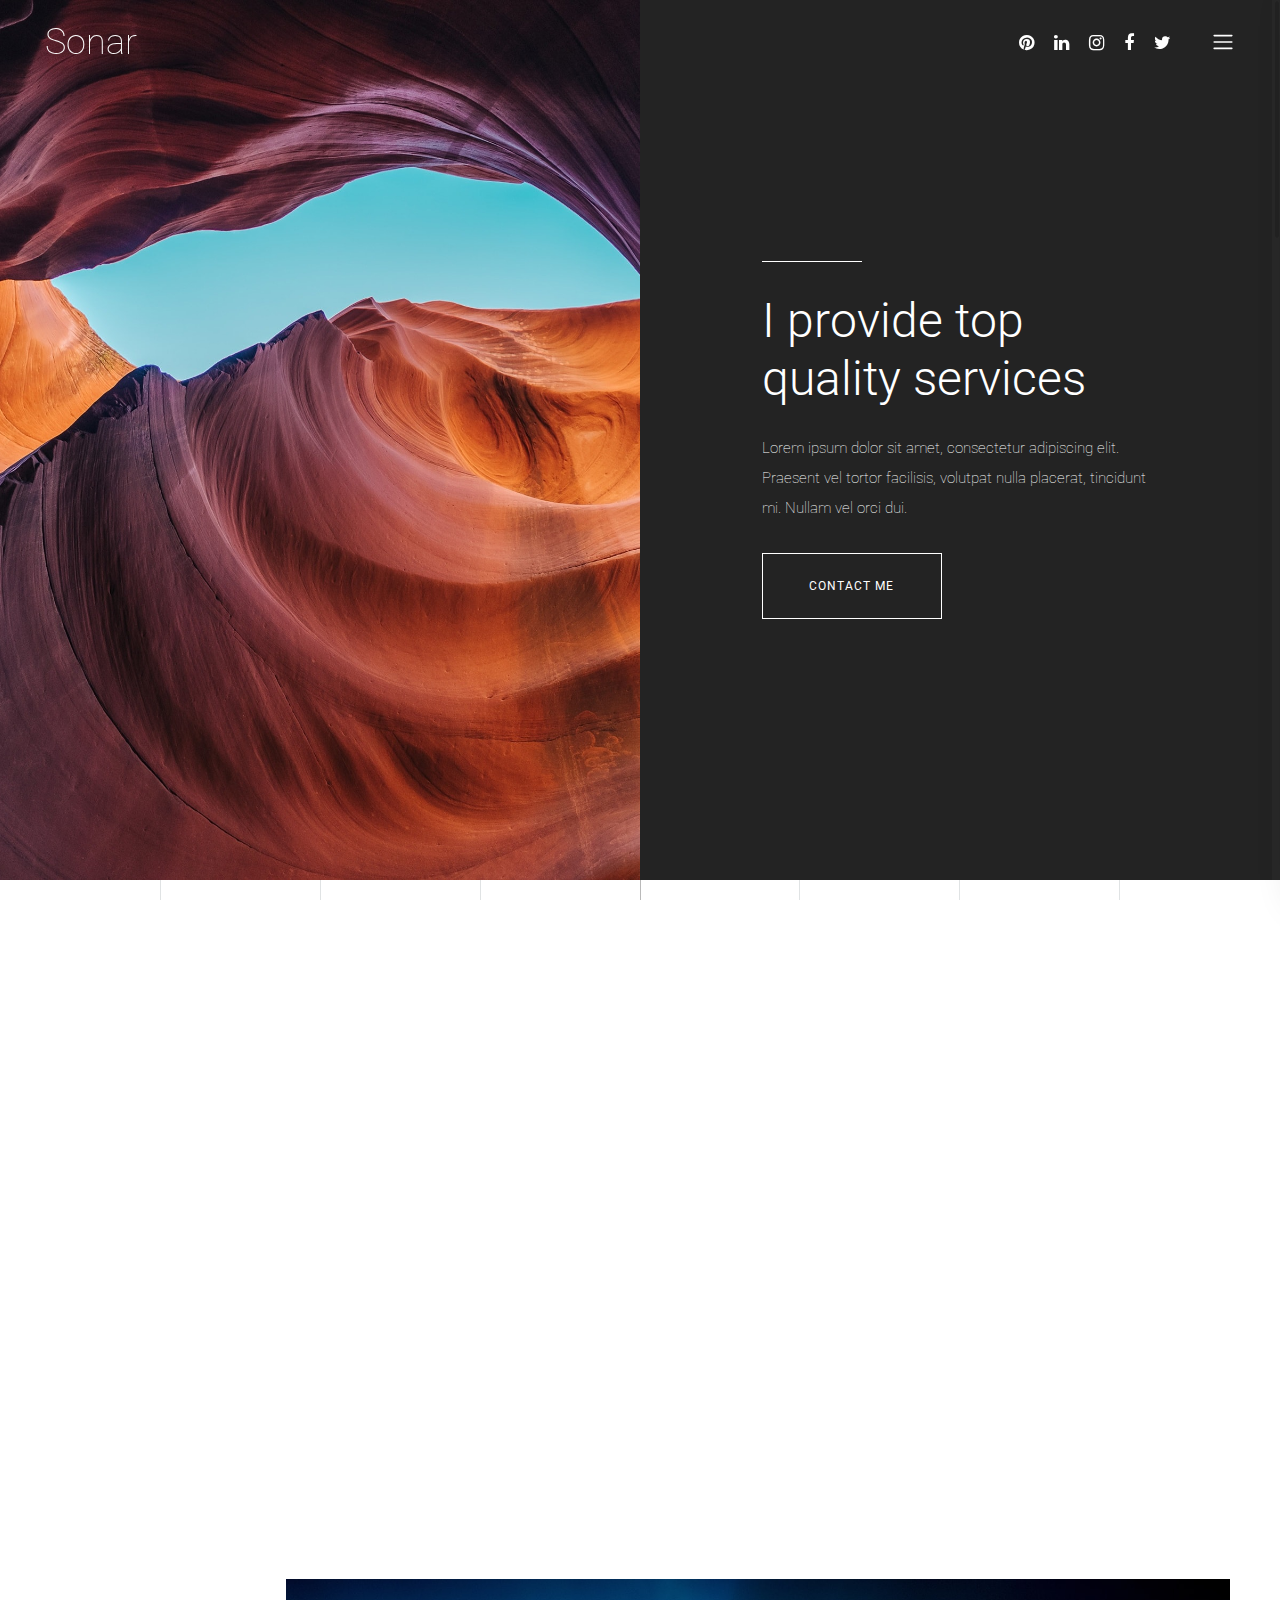
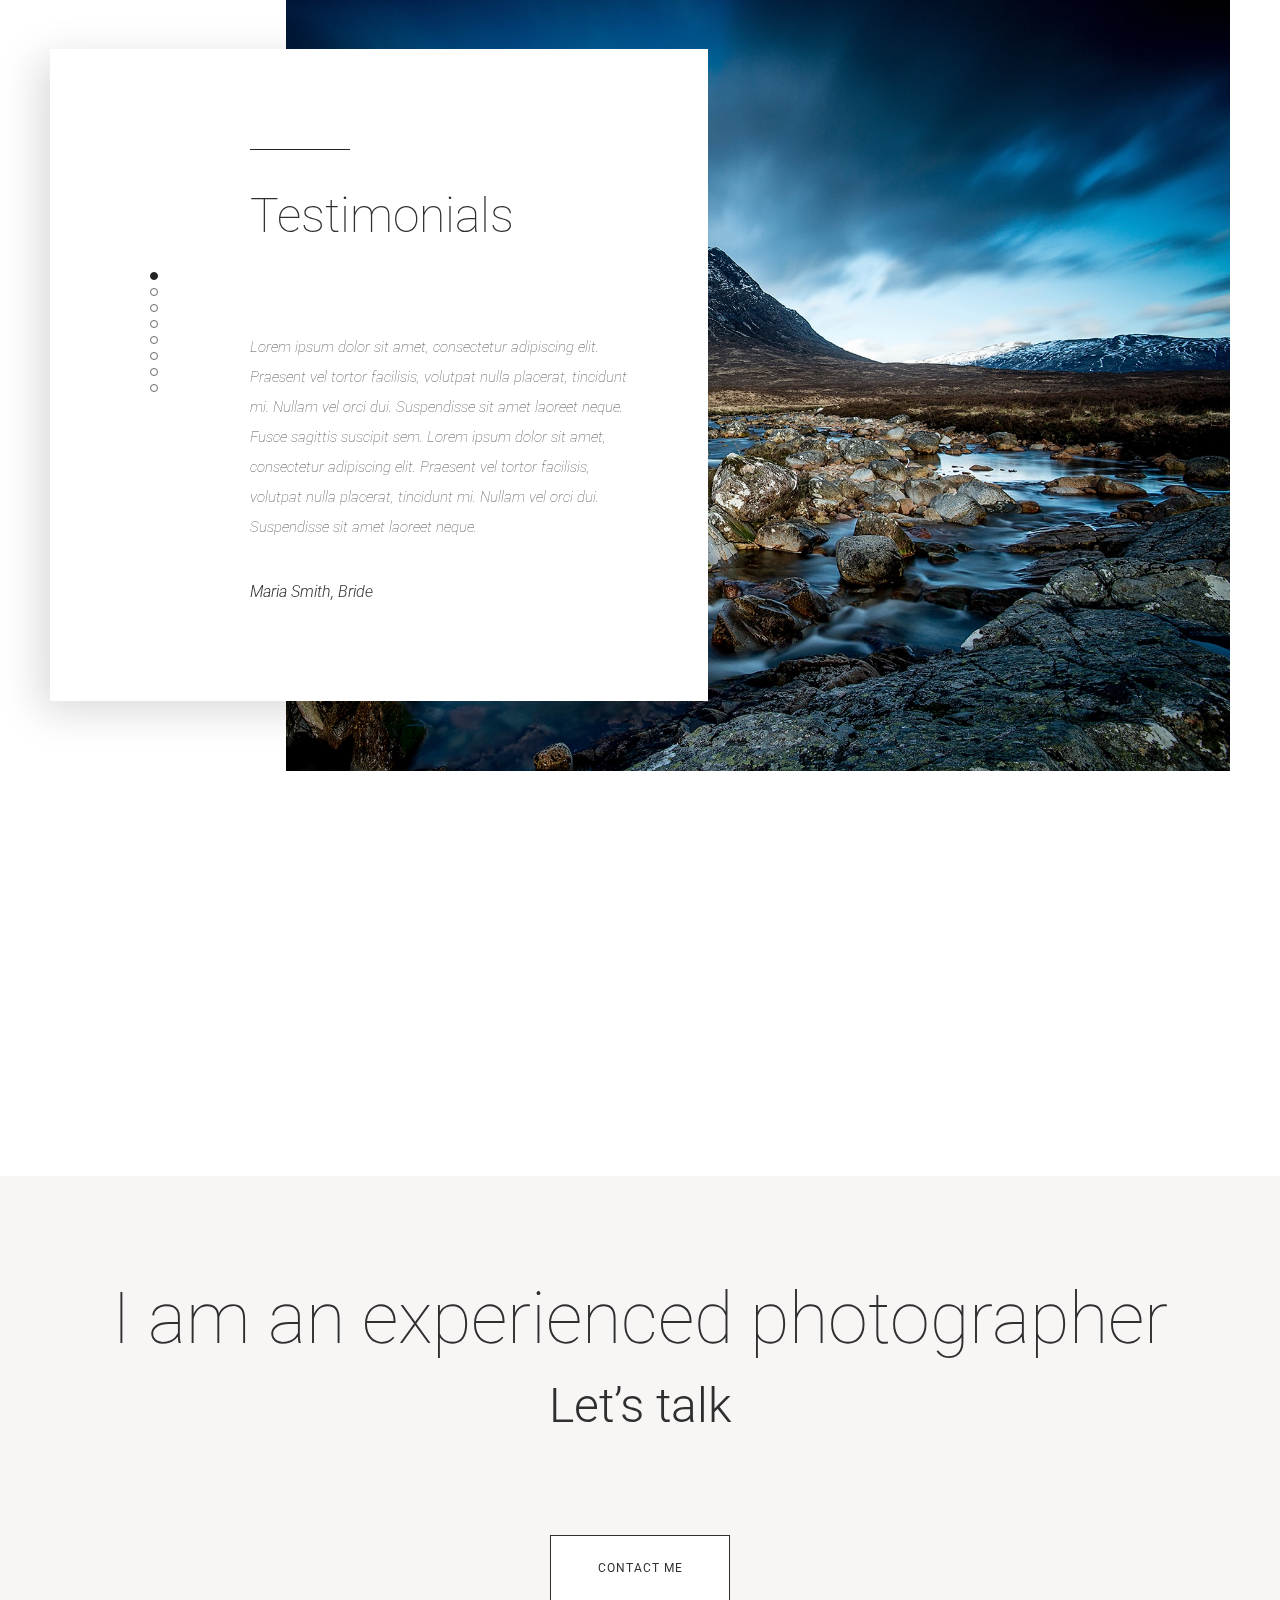
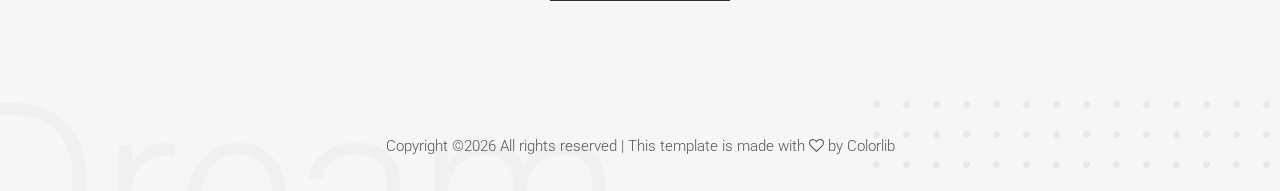
<file: services.html>
<!DOCTYPE html>
<html lang="en">

<head>
    <meta charset="UTF-8">
    <meta name="description" content="">
    <meta http-equiv="X-UA-Compatible" content="IE=edge">
    <meta name="viewport" content="width=device-width, initial-scale=1, shrink-to-fit=no">
    <!-- The above 4 meta tags *must* come first in the head; any other head content must come *after* these tags -->

    <!-- Title  -->
    <title>Sonar - Photography Template</title>

    <!-- Favicon  -->
    <link rel="icon" href="img/core-img/favicon.ico">

    <!-- Style CSS -->
    <link rel="stylesheet" href="style.css">

</head>

<body>
    <!-- Preloader Start -->
    <div id="preloader">
        <div class="preload-content">
            <div id="sonar-load"></div>
        </div>
    </div>
    <!-- Preloader End -->

    <!-- Grids -->
    <div class="grids d-flex justify-content-between">
        <div class="grid1"></div>
        <div class="grid2"></div>
        <div class="grid3"></div>
        <div class="grid4"></div>
        <div class="grid5"></div>
        <div class="grid6"></div>
        <div class="grid7"></div>
        <div class="grid8"></div>
        <div class="grid9"></div>
    </div>

    <!-- ***** Main Menu Area Start ***** -->
    <div class="mainMenu d-flex align-items-center justify-content-between">
        <!-- Close Icon -->
        <div class="closeIcon">
            <i class="ti-close" aria-hidden="true"></i>
        </div>
        <!-- Logo Area -->
        <div class="logo-area">
            <a href="index.html">Sonar</a>
        </div>
        <!-- Nav -->
        <div class="sonarNav">
            <nav>
                <ul>
                    <li class="nav-item active">
                        <a class="nav-link" href="index.html">Home</a>
                    </li>
                    <li class="nav-item">
                        <a class="nav-link" href="about-me.html">About Me</a>
                    </li>
                    <li class="nav-item">
                        <a class="nav-link" href="services.html">Services</a>
                    </li>
                    <li class="nav-item">
                        <a class="nav-link" href="portfolio.html">Portfolio</a>
                    </li>
                    <li class="nav-item">
                        <a class="nav-link" href="blog.html">Blog</a>
                    </li>
                    <li class="nav-item">
                        <a class="nav-link" href="contact.html">Contact</a>
                    </li>
                    <li class="nav-item">
                        <a class="nav-link" href="elements.html">Elements</a>
                    </li>
                </ul>
            </nav>
        </div>
        <!-- Copwrite Text -->
        <div class="copywrite-text">
            <p><!-- Link back to Colorlib can't be removed. Template is licensed under CC BY 3.0. -->
Copyright &copy;<script>document.write(new Date().getFullYear());</script> All rights reserved | This template is made with <i class="fa fa-heart-o" aria-hidden="true"></i> by <a href="https://colorlib.com" target="_blank">Colorlib</a>
<!-- Link back to Colorlib can't be removed. Template is licensed under CC BY 3.0. -->
</p>
        </div>
    </div>
    <!-- ***** Main Menu Area End ***** -->

    <!-- ***** Header Area Start ***** -->
    <header class="header-area">
        <div class="container-fluid">
            <div class="row">
                <div class="col-12">
                    <div class="menu-area d-flex justify-content-between">
                        <!-- Logo Area  -->
                        <div class="logo-area">
                            <a href="index.html">Sonar</a>
                        </div>

                        <div class="menu-content-area d-flex align-items-center">
                            <!-- Header Social Area -->
                            <div class="header-social-area d-flex align-items-center">
                                <a href="#" data-toggle="tooltip" data-placement="bottom" title="Pinterest"><i class="fa fa-pinterest" aria-hidden="true"></i></a>
                                <a href="#" data-toggle="tooltip" data-placement="bottom" title="Linkedin"><i class="fa fa-linkedin" aria-hidden="true"></i></a>
                                <a href="#" data-toggle="tooltip" data-placement="bottom" title="Instagram"><i class="fa fa-instagram" aria-hidden="true"></i></a>
                                <a href="#" data-toggle="tooltip" data-placement="bottom" title="Facebook"><i class="fa fa-facebook" aria-hidden="true"></i></a>
                                <a href="#" data-toggle="tooltip" data-placement="bottom" title="Twitter"><i class="fa fa-twitter" aria-hidden="true"></i></a>
                            </div>
                            <!-- Menu Icon -->
                            <span class="navbar-toggler-icon" id="menuIcon"></span>
                        </div>
                    </div>
                </div>
            </div>
        </div>
    </header>
    <!-- ***** Header Area End ***** -->

    <!-- ***** Hero Area Start ***** -->
    <div class="hero-area d-flex align-items-center">
        <!-- Hero Thumbnail -->
        <div class="hero-thumbnail equalize bg-img" style="background-image: url(img/bg-img/services.jpg);"></div>
        
        <!-- Hero Content -->
        <div class="hero-content equalize">
            <div class="container-fluid h-100">
                <div class="row h-100 align-items-center justify-content-center">
                    <div class="col-12 col-md-8">
                        <div class="line"></div>
                        <h2>I provide top quality services</h2>
                        <p>Lorem ipsum dolor sit amet, consectetur adipiscing elit. Praesent vel tortor facilisis, volutpat nulla placerat, tincidunt mi. Nullam vel orci dui.</p>
                        <a href="#" class="btn sonar-btn white-btn">contact me</a>
                    </div>
                </div>
            </div>
        </div>
    </div>
    <!-- ***** Hero Area End ***** -->

    <!-- ***** Services Area Start ***** -->
    <div class="sonar-services-area section-padding-100-50">
        <div class="container">
            <div class="row">
                <!-- Single Services Area -->
                <div class="col-12 col-md-6 col-lg-4">
                    <div class="single-services-area wow fadeInUp" data-wow-delay="300ms">
                        <img src="img/core-img/camera.png" alt="">
                        <h4>Wedding Photograpy</h4>
                        <p>Lorem ipsum dolor sit amet, consectetur adipiscing elit. Praesent vel tortor facilisis, volutpat nulla placerat, tincidunt mi. Nullam vel orci dui.</p>
                    </div>
                </div>
                <!-- Single Services Area -->
                <div class="col-12 col-md-6 col-lg-4">
                    <div class="single-services-area wow fadeInUp" data-wow-delay="600ms">
                        <img src="img/core-img/vector.png" alt="">
                        <h4>Studio Photograpy</h4>
                        <p>Lorem ipsum dolor sit amet, consectetur adipiscing elit. Praesent vel tortor facilisis, volutpat nulla placerat, tincidunt mi. Nullam vel orci dui.</p>
                    </div>
                </div>
                <!-- Single Services Area -->
                <div class="col-12 col-md-6 col-lg-4">
                    <div class="single-services-area wow fadeInUp" data-wow-delay="900ms">
                        <img src="img/core-img/pantone.png" alt="">
                        <h4>Fashion Photograpy</h4>
                        <p>Lorem ipsum dolor sit amet, consectetur adipiscing elit. Praesent vel tortor facilisis, volutpat nulla placerat, tincidunt mi. Nullam vel orci dui.</p>
                    </div>
                </div>
                <!-- Single Services Area -->
                <div class="col-12 col-md-6 col-lg-4">
                    <div class="single-services-area wow fadeInUp" data-wow-delay="300ms">
                        <img src="img/core-img/video-player.png" alt="">
                        <h4>Profesional Videos</h4>
                        <p>Lorem ipsum dolor sit amet, consectetur adipiscing elit. Praesent vel tortor facilisis, volutpat nulla placerat, tincidunt mi. Nullam vel orci dui.</p>
                    </div>
                </div>
                <!-- Single Services Area -->
                <div class="col-12 col-md-6 col-lg-4">
                    <div class="single-services-area wow fadeInUp" data-wow-delay="600ms">
                        <img src="img/core-img/browsing.png" alt="">
                        <h4>Landscapes</h4>
                        <p>Lorem ipsum dolor sit amet, consectetur adipiscing elit. Praesent vel tortor facilisis, volutpat nulla placerat, tincidunt mi. Nullam vel orci dui.</p>
                    </div>
                </div>
                <!-- Single Services Area -->
                <div class="col-12 col-md-6 col-lg-4">
                    <div class="single-services-area wow fadeInUp" data-wow-delay="900ms">
                        <img src="img/core-img/develop.png" alt="">
                        <h4>Photo Journalism</h4>
                        <p>Lorem ipsum dolor sit amet, consectetur adipiscing elit. Praesent vel tortor facilisis, volutpat nulla placerat, tincidunt mi. Nullam vel orci dui.</p>
                    </div>
                </div>
            </div>
        </div>
    </div>
    <!-- ***** Services Area End ***** -->

    <div class="sonar-testimonials-area bg-img" style="background-image: url(img/bg-img/tes.jpg);">
        <div class="container-fluid">
            <div class="row">
                <div class="col-12 col-md-10 col-lg-7">
                    <div class="testimonial-content bg-white">
                        <div class="section-heading text-left">
                            <div class="line"></div>
                            <h2>Testimonials</h2>
                        </div>

                        <div class="testimonial-slides owl-carousel">

                            <div class="single-tes-slide">
                                <p>Lorem ipsum dolor sit amet, consectetur adipiscing elit. Praesent vel tortor facilisis, volutpat nulla placerat, tincidunt mi. Nullam vel orci dui. Suspendisse sit amet laoreet neque. Fusce sagittis suscipit sem. Lorem ipsum dolor sit amet, consectetur adipiscing elit. Praesent vel tortor facilisis, volutpat nulla placerat, tincidunt mi. Nullam vel orci dui. Suspendisse sit amet laoreet neque.</p>
                                <h6>Maria Smith, Bride</h6>
                            </div>

                            <div class="single-tes-slide">
                                <p>Lorem ipsum dolor sit amet, consectetur adipiscing elit. Praesent vel tortor facilisis, volutpat nulla placerat, tincidunt mi. Nullam vel orci dui. Suspendisse sit amet laoreet neque. Fusce sagittis suscipit sem. Lorem ipsum dolor sit amet, consectetur adipiscing elit. Praesent vel tortor facilisis, volutpat nulla placerat, tincidunt mi. Nullam vel orci dui. Suspendisse sit amet laoreet neque.</p>
                                <h6>Maria Smith, Bride</h6>
                            </div>

                            <div class="single-tes-slide">
                                <p>Lorem ipsum dolor sit amet, consectetur adipiscing elit. Praesent vel tortor facilisis, volutpat nulla placerat, tincidunt mi. Nullam vel orci dui. Suspendisse sit amet laoreet neque. Fusce sagittis suscipit sem. Lorem ipsum dolor sit amet, consectetur adipiscing elit. Praesent vel tortor facilisis, volutpat nulla placerat, tincidunt mi. Nullam vel orci dui. Suspendisse sit amet laoreet neque.</p>
                                <h6>Maria Smith, Bride</h6>
                            </div>

                            <div class="single-tes-slide">
                                <p>Lorem ipsum dolor sit amet, consectetur adipiscing elit. Praesent vel tortor facilisis, volutpat nulla placerat, tincidunt mi. Nullam vel orci dui. Suspendisse sit amet laoreet neque. Fusce sagittis suscipit sem. Lorem ipsum dolor sit amet, consectetur adipiscing elit. Praesent vel tortor facilisis, volutpat nulla placerat, tincidunt mi. Nullam vel orci dui. Suspendisse sit amet laoreet neque.</p>
                                <h6>Maria Smith, Bride</h6>
                            </div>

                            <div class="single-tes-slide">
                                <p>Lorem ipsum dolor sit amet, consectetur adipiscing elit. Praesent vel tortor facilisis, volutpat nulla placerat, tincidunt mi. Nullam vel orci dui. Suspendisse sit amet laoreet neque. Fusce sagittis suscipit sem. Lorem ipsum dolor sit amet, consectetur adipiscing elit. Praesent vel tortor facilisis, volutpat nulla placerat, tincidunt mi. Nullam vel orci dui. Suspendisse sit amet laoreet neque.</p>
                                <h6>Maria Smith, Bride</h6>
                            </div>

                            <div class="single-tes-slide">
                                <p>Lorem ipsum dolor sit amet, consectetur adipiscing elit. Praesent vel tortor facilisis, volutpat nulla placerat, tincidunt mi. Nullam vel orci dui. Suspendisse sit amet laoreet neque. Fusce sagittis suscipit sem. Lorem ipsum dolor sit amet, consectetur adipiscing elit. Praesent vel tortor facilisis, volutpat nulla placerat, tincidunt mi. Nullam vel orci dui. Suspendisse sit amet laoreet neque.</p>
                                <h6>Maria Smith, Bride</h6>
                            </div>

                            <div class="single-tes-slide">
                                <p>Lorem ipsum dolor sit amet, consectetur adipiscing elit. Praesent vel tortor facilisis, volutpat nulla placerat, tincidunt mi. Nullam vel orci dui. Suspendisse sit amet laoreet neque. Fusce sagittis suscipit sem. Lorem ipsum dolor sit amet, consectetur adipiscing elit. Praesent vel tortor facilisis, volutpat nulla placerat, tincidunt mi. Nullam vel orci dui. Suspendisse sit amet laoreet neque.</p>
                                <h6>Maria Smith, Bride</h6>
                            </div>

                            <div class="single-tes-slide">
                                <p>Lorem ipsum dolor sit amet, consectetur adipiscing elit. Praesent vel tortor facilisis, volutpat nulla placerat, tincidunt mi. Nullam vel orci dui. Suspendisse sit amet laoreet neque. Fusce sagittis suscipit sem. Lorem ipsum dolor sit amet, consectetur adipiscing elit. Praesent vel tortor facilisis, volutpat nulla placerat, tincidunt mi. Nullam vel orci dui. Suspendisse sit amet laoreet neque.</p>
                                <h6>Maria Smith, Bride</h6>
                            </div>

                        </div>
                    </div>
                </div>
            </div>
        </div>
    </div>

    <div class="cool-facts-area section-padding-100-0">
        <div class="container">
            <div class="row align-items-center">
                <!-- Single Cool Fact-->
                <div class="col-12 col-sm-6 col-lg-3">
                    <div class="single-cool-fact-area text-center mb-100 wow fadeInUpBig" data-wow-delay="250ms">
                        <img src="img/core-img/golden-ratio.png" alt="">
                        <h2><span class="counter">149</span></h2>
                        <p>Happy Brides</p>
                    </div>
                </div>
                <!-- Single Cool Fact-->
                <div class="col-12 col-sm-6 col-lg-3">
                    <div class="single-cool-fact-area text-center mb-100 wow fadeInUpBig" data-wow-delay="500ms">
                        <img src="img/core-img/canvas.png" alt="">
                        <h2><span class="counter">2391</span></h2>
                        <p>Landscape Photos</p>
                    </div>
                </div>
                <!-- Single Cool Fact-->
                <div class="col-12 col-sm-6 col-lg-3">
                    <div class="single-cool-fact-area text-center mb-100 wow fadeInUpBig" data-wow-delay="750ms">
                        <img src="img/core-img/mouse.png" alt="">
                        <h2><span class="counter">245</span></h2>
                        <p>Airbrushed Photos</p>
                    </div>
                </div>
                <!-- Single Cool Fact-->
                <div class="col-12 col-sm-6 col-lg-3">
                    <div class="single-cool-fact-area text-center mb-100 wow fadeInUpBig" data-wow-delay="1000ms">
                        <img src="img/core-img/coffee.png" alt="">
                        <h2><span class="counter">128</span></h2>
                        <p>Coffes a month</p>
                    </div>
                </div>
            </div>
        </div>
    </div>

    <!-- ***** Call to Action Area Start ***** -->
    <div class="sonar-call-to-action-area bg-gray section-padding-100">
        <div class="container">
            <div class="row">
                <div class="col-12">
                    <div class="call-to-action-content">
                        <h2>I am an experienced photographer</h2>
                        <h5>Let’s talk</h5>
                        <a href="#" class="btn sonar-btn mt-100">contact me</a>
                    </div>
                </div>
            </div>
        </div>
    </div>
    <!-- ***** Call to Action Area End ***** -->

    <!-- ***** Footer Area Start ***** -->
    <footer class="footer-area bg-gray">
        <!-- back end content -->
        <div class="backEnd-content">
            <img class="dots" src="img/core-img/dots.png" alt="">
            <h2>Dream</h2>
        </div>
        
        <div class="container">
            <div class="row">
                <div class="col-12">
                    <!-- Copywrite Text -->
                    <div class="copywrite-text">
                        <p><!-- Link back to Colorlib can't be removed. Template is licensed under CC BY 3.0. -->
Copyright &copy;<script>document.write(new Date().getFullYear());</script> All rights reserved | This template is made with <i class="fa fa-heart-o" aria-hidden="true"></i> by <a href="https://colorlib.com" target="_blank">Colorlib</a>
<!-- Link back to Colorlib can't be removed. Template is licensed under CC BY 3.0. -->
</p>
                    </div>
                </div>
            </div>
        </div>
    </footer>
    <!-- ***** Footer Area End ***** -->

    <!-- jQuery (Necessary for All JavaScript Plugins) -->
    <script src="js/jquery/jquery-2.2.4.min.js"></script>
    <!-- Popper js -->
    <script src="js/popper.min.js"></script>
    <!-- Bootstrap js -->
    <script src="js/bootstrap.min.js"></script>
    <!-- Plugins js -->
    <script src="js/plugins.js"></script>
    <!-- Active js -->
    <script src="js/active.js"></script>

</body>

</html>
</file>
<file: style.css>
/* [ -- Master Stylesheet -- ] */
/* ----------------------------------------------------------
:: Template Name: Sonar - Photography Template
:: Author: Colorlib
:: Author URL: https://colorlib.com
:: Version: 1.0
:: Created: March 09, 2018
:: Last Updated: March 09, 2018
---------------------------------------------------------- */
/* Variables */
/* mixin */
/* :: Import Fonts */
@import url("https://fonts.googleapis.com/css?family=Roboto:100,300,400,500,700");
/* :: Import All CSS */
@import url(css/bootstrap.min.css);
@import url(css/animate.css);
@import url(css/owl.carousel.css);
@import url(css/magnific-popup.css);
@import url(css/font-awesome.min.css);
@import url(css/themify-icons.css);
/* :: Base CSS */
* {
  margin: 0;
  padding: 0; }

body {
  font-family: "Roboto", sans-serif; }

h1,
h2,
h3,
h4,
h5,
h6 {
  color: #2f2f2f;
  font-weight: 300; }

p {
  color: #565656;
  font-size: 15px;
  line-height: 2;
  font-weight: 100; }

a {
  -webkit-transition-duration: 500ms;
  transition-duration: 500ms;
  text-decoration: none;
  outline: none;
  font-size: 14px;
  font-weight: 700; }
  a:hover, a:focus {
    -webkit-transition-duration: 500ms;
    transition-duration: 500ms;
    text-decoration: none;
    outline: none;
    font-size: 12px;
    font-weight: 400; }

#preloader {
  display: -webkit-box;
  display: -ms-flexbox;
  display: flex;
  -webkit-box-align: center;
  -ms-flex-align: center;
  -ms-grid-row-align: center;
  align-items: center;
  -webkit-box-pack: center;
  -ms-flex-pack: center;
  justify-content: center;
  background-color: #232323;
  position: fixed;
  width: 100%;
  height: 100%;
  z-index: 1000000; }

#sonar-load {
  width: 70px;
  height: 70px;
  border-radius: 50%;
  border: 3px;
  border-style: solid;
  border-color: transparent;
  border-top-color: #f8f5f5;
  -webkit-animation: sonar 2400ms linear infinite;
  animation: sonar 2400ms linear infinite;
  z-index: 999; }
  #sonar-load:before {
    content: "";
    position: absolute;
    top: 7.5px;
    left: 7.5px;
    right: 7.5px;
    bottom: 7.5px;
    border-radius: 50%;
    border: 3px;
    border-style: solid;
    border-color: transparent;
    border-top-color: #f8f5f5;
    -webkit-animation: sonar 2700ms linear infinite;
    animation: sonar 2700ms linear infinite; }
  #sonar-load:after {
    content: "";
    position: absolute;
    top: 20px;
    left: 20px;
    right: 20px;
    bottom: 20px;
    border-radius: 50%;
    border: 3px;
    border-style: solid;
    border-color: transparent;
    border-top-color: #f8f5f5;
    -webkit-animation: sonar 1800ms linear infinite;
    animation: sonar 1800ms linear infinite; }

@-webkit-keyframes sonar {
  0% {
    -webkit-transform: rotate(0deg);
    transform: rotate(0deg); }
  100% {
    -webkit-transform: rotate(360deg);
    transform: rotate(360deg); } }
@keyframes sonar {
  0% {
    -webkit-transform: rotate(0deg);
    transform: rotate(0deg); }
  100% {
    -webkit-transform: rotate(360deg);
    transform: rotate(360deg); } }
ul,
ol {
  margin: 0; }
  ul li,
  ol li {
    list-style: none; }

img {
  height: auto;
  max-width: 100%; }

.sonar-table {
  display: table;
  z-index: 9;
  position: absolute;
  width: 100%;
  height: 100%;
  margin: 0; }

.sonar-table-cell {
  display: table-cell;
  vertical-align: middle; }

.mt-15 {
  margin-top: 15px; }

.mt-30 {
  margin-top: 30px; }

.mt-50 {
  margin-top: 50px; }

.mt-70 {
  margin-top: 70px; }

.mt-100 {
  margin-top: 100px; }

.mb-15 {
  margin-bottom: 15px; }

.mb-30 {
  margin-bottom: 30px; }

.mb-50 {
  margin-bottom: 50px; }

.ml-15 {
  margin-left: 15px; }

.ml-30 {
  margin-left: 30px; }

.mr-15 {
  margin-right: 15px; }

.mr-30 {
  margin-right: 30px; }

.mb-70 {
  margin-bottom: 70px; }

.mb-100 {
  margin-bottom: 100px; }

.mt-230 {
  margin-top: 230px; }
  @media only screen and (max-width: 767px) {
    .mt-230 {
      margin-top: 100px; } }

.bg-img {
  background-position: center center;
  background-size: cover;
  background-repeat: no-repeat; }

.bg-transparent {
  background-color: transparent; }

.font-bold {
  font-weight: 700; }

.font-light {
  font-weight: 300; }

.height-500 {
  height: 500px !important; }

.height-600 {
  height: 600px !important; }

.height-700 {
  height: 700px !important; }

.height-800 {
  height: 800px !important; }

.mfp-wrap {
  z-index: 100000; }

.mfp-image-holder .mfp-close,
.mfp-iframe-holder .mfp-close {
  color: #ffffff;
  right: -30px;
  padding-right: 0;
  width: 30px;
  height: 30px;
  line-height: 25px;
  text-align: center;
  border: 2px solid #ffffff;
  border-radius: 50%;
  top: 10px; }

#scrollUp {
  background-color: #232323;
  border-radius: 50%;
  bottom: 60px;
  right: 60px;
  box-shadow: 0 2px 6px 0 rgba(0, 0, 0, 0.3);
  color: #ffffff;
  font-size: 30px;
  height: 70px;
  text-align: center;
  width: 70px;
  line-height: 66px;
  -webkit-transition-duration: 500ms;
  transition-duration: 500ms; }
  #scrollUp:hover {
    background-color: #192a56; }
  @media only screen and (min-width: 768px) and (max-width: 991px) {
    #scrollUp {
      bottom: 30px;
      right: 30px;
      height: 50px;
      width: 50px;
      line-height: 46px; } }
  @media only screen and (max-width: 767px) {
    #scrollUp {
      bottom: 30px;
      right: 30px;
      height: 50px;
      width: 50px;
      line-height: 46px; } }

.section-padding-100 {
  padding: 100px 0; }

.section-padding-50 {
  padding: 50px 0; }

.section-padding-50-0 {
  padding: 50px 0 0 0; }

.section-padding-100-70 {
  padding: 100px 0 70px; }

.section-padding-100-50 {
  padding: 100px 0 50px; }

.section-padding-100-0 {
  padding: 100px 0 0; }

.section-padding-0-100 {
  padding: 0 0 100px; }

.section-padding-100-20 {
  padding: 100px 0 20px 0; }

.bg-gray {
  background-color: #f8f5f5; }

.nicescroll-rails {
  z-index: 999999 !important; }

.section-heading {
  text-align: center;
  margin-bottom: 80px;
  position: relative;
  z-index: 1; }
  .section-heading .line {
    width: 100px;
    height: 1px;
    background-color: #232323;
    margin-bottom: 30px;
    display: block; }
  .section-heading h2 {
    font-size: 48px;
    margin-bottom: 0;
    font-weight: 100;
    line-height: 1.5; }
    .section-heading h2 span {
      font-weight: 400; }
    @media only screen and (min-width: 768px) and (max-width: 991px) {
      .section-heading h2 {
        font-size: 36px; } }
    @media only screen and (max-width: 767px) {
      .section-heading h2 {
        font-size: 30px; } }

.sonar-btn {
  position: relative;
  z-index: 1;
  min-width: 180px;
  height: 66px;
  border: 1px solid;
  border-color: #2f2f2f;
  text-transform: uppercase;
  color: #2f2f2f;
  font-size: 12px;
  letter-spacing: 1px;
  border-radius: 0;
  line-height: 64px;
  padding: 0;
  background-color: #ffffff; }
  .sonar-btn:hover, .sonar-btn:focus {
    background-color: #2f2f2f;
    font-size: 12px;
    color: #ffffff; }
  .sonar-btn.white-btn {
    border-color: #ffffff;
    color: #ffffff;
    background-color: transparent; }
    .sonar-btn.white-btn:hover, .sonar-btn.white-btn:focus {
      background-color: #ffffff;
      color: #2f2f2f; }
  .sonar-btn.btn-2 {
    background-color: #2f2f2f;
    font-size: 12px;
    color: #ffffff; }
  .sonar-btn.btn-3 {
    background-color: #232323;
    color: #ffffff; }
    .sonar-btn.btn-3::before {
      position: absolute;
      width: 100%;
      height: 100%;
      background-color: transparent;
      border: 1px solid;
      border-color: #232323;
      right: -6px;
      bottom: -6px;
      content: '';
      z-index: -100; }
    .sonar-btn.btn-3:hover, .sonar-btn.btn-3:focus {
      background-color: #232323;
      color: #ffffff; }

.bg-overlay {
  position: relative;
  z-index: 1; }
  .bg-overlay::after {
    position: absolute;
    z-index: -1;
    top: 0;
    left: 0;
    width: 100%;
    height: 100%;
    background-color: #2f2f2f;
    opacity: 0.85;
    content: ''; }

.bg-overlay-black {
  position: relative;
  z-index: 1; }
  .bg-overlay-black::after {
    position: absolute;
    z-index: 1;
    top: 0;
    left: 0;
    width: 100%;
    height: 100%;
    background-color: #000;
    opacity: 0.85;
    content: ''; }

.bg-overlay-white {
  position: relative;
  z-index: 1; }
  .bg-overlay-white::after {
    position: absolute;
    z-index: -2;
    top: 0;
    left: 0;
    width: 100%;
    height: 100%;
    background-color: rgba(230, 241, 255, 0.5);
    content: ''; }

.slide-background-overlay {
  position: relative;
  z-index: 1;
  bottom: 0;
  left: 0;
  width: 100%;
  height: 60%; }
  .slide-background-overlay::after {
    content: '';
    position: absolute;
    height: 60%;
    width: 100%;
    z-index: -1;
    bottom: 0;
    left: 0;
    background: rgba(0, 0, 0, 0.9);
    background: -webkit-linear-gradient(bottom, rgba(0, 0, 0, 0.9) 0%, rgba(0, 0, 0, 0.1) 90%, rgba(0, 0, 0, 0) 100%);
    background: linear-gradient(to top, rgba(0, 0, 0, 0.9) 0%, rgba(0, 0, 0, 0.1) 90%, rgba(0, 0, 0, 0) 100%); }

.grids {
  position: fixed;
  width: 100%;
  height: 100%;
  z-index: -1; }
  .grids div {
    width: 1px;
    height: 100%;
    background-color: #e0e3e4; }
    .grids div:nth-child(5) {
      background-color: #bababa; }
    .grids div:first-child, .grids div:last-child {
      background-color: transparent; }

/* :: Header Area CSS */
.header-area {
  position: fixed;
  z-index: 995;
  top: 0;
  left: 0;
  width: 100%;
  height: auto;
  -webkit-transition-duration: 500ms;
  transition-duration: 500ms;
  background-color: transparent;
  padding: 15px 30px; }
  .header-area .logo-area a {
    color: #ffffff;
    font-size: 36px;
    font-weight: 100; }
    @media only screen and (max-width: 767px) {
      .header-area .logo-area a {
        font-size: 24px; } }
  .header-area .menu-content-area .header-social-area {
    margin-right: 30px; }
    .header-area .menu-content-area .header-social-area a {
      font-size: 18px;
      padding: 0 10px;
      color: #ffffff; }
      @media only screen and (max-width: 767px) {
        .header-area .menu-content-area .header-social-area a {
          padding: 0 5px;
          font-size: 14px; } }
    @media only screen and (max-width: 767px) {
      .header-area .menu-content-area .header-social-area {
        margin-right: 15px; } }
  .header-area.sticky {
    background-color: #232323; }
  @media only screen and (max-width: 767px) {
    .header-area {
      padding: 10px 0; } }

.navbar-toggler-icon {
  background-image: url("data:image/svg+xml;charset=utf8,%3Csvg viewBox='0 0 30 30' xmlns='http://www.w3.org/2000/svg'%3E%3Cpath stroke='rgba(255, 255, 255, 1)' stroke-width='2' stroke-linecap='round' stroke-miterlimit='10' d='M4 7h22M4 15h22M4 23h22'/%3E%3C/svg%3E");
  cursor: pointer; }

.mainMenu {
  position: fixed;
  width: 480px;
  height: 100%;
  top: 0;
  right: -500px;
  background-color: #232323;
  z-index: 99999;
  text-align: center;
  -webkit-box-orient: vertical;
  -webkit-box-direction: normal;
  -ms-flex-direction: column;
  flex-direction: column;
  padding: 50px 15px;
  -webkit-transition-duration: 800ms;
  transition-duration: 800ms;
  box-shadow: 0 0 40px rgba(0, 0, 0, 0.2); }
  .mainMenu .closeIcon {
    position: absolute;
    right: 50px;
    top: 50px;
    z-index: 9;
    color: #ffffff;
    font-size: 20px;
    cursor: pointer;
    -webkit-transition-duration: 750ms;
    transition-duration: 750ms; }
    .mainMenu .closeIcon:hover {
      -webkit-transform: rotate(180deg);
      transform: rotate(180deg); }
    @media only screen and (max-width: 767px) {
      .mainMenu .closeIcon {
        right: 30px;
        top: 30px; } }
  .mainMenu .logo-area a {
    color: #ffffff;
    font-size: 30px;
    display: block;
    font-weight: 100; }
    @media only screen and (max-width: 767px) {
      .mainMenu .logo-area a {
        font-size: 24px; } }
  .mainMenu .copywrite-text p {
    margin-bottom: 0;
    color: #ffffff; }
    @media only screen and (max-width: 767px) {
      .mainMenu .copywrite-text p {
        font-size: 14px; } }
  .mainMenu .copywrite-text a {
    font-weight: 100;
    color: #ffffff; }
    .mainMenu .copywrite-text a:hover, .mainMenu .copywrite-text a:focus {
      font-size: 14px; }
  .mainMenu .nav-link {
    color: #ffffff;
    font-size: 18px;
    position: relative;
    z-index: 1;
    font-weight: 300;
    padding: 12px 15px; }
    @media only screen and (max-width: 767px) {
      .mainMenu .nav-link {
        font-size: 14px;
        padding: 10px; } }
    .mainMenu .nav-link::after {
      content: '';
      bottom: 0;
      width: 30px;
      height: 1px;
      background-color: rgba(255, 255, 255, 0.5);
      left: 50%;
      -webkit-transform: translateX(-50%);
      transform: translateX(-50%);
      position: absolute;
      z-index: 5;
      -webkit-transition-duration: 500ms;
      transition-duration: 500ms; }
    .mainMenu .nav-link:hover::after, .mainMenu .nav-link:focus::after {
      width: 70px;
      background-color: white; }
  @media only screen and (min-width: 992px) and (max-width: 1199px) {
    .mainMenu {
      padding: 30px 15px; } }
  @media only screen and (min-width: 768px) and (max-width: 991px) {
    .mainMenu {
      padding: 30px 15px; } }
  @media only screen and (max-width: 767px) {
    .mainMenu {
      padding: 15px;
      width: 300px; } }

/* :: Menu Open CSS */
.menu-open .mainMenu {
  right: 0; }

/* :: Hero Slides Area CSS */
.hero-slides .single-hero-slide {
  height: 950px;
  position: relative;
  z-index: 1;
  padding: 0 40px 100px;
  -webkit-transition-duration: 800ms;
  transition-duration: 800ms;
  overflow: visible;
  cursor: pointer; }
  .hero-slides .single-hero-slide .hero-slides-content {
    position: relative;
    z-index: 1;
    -webkit-transform: translateY(75%);
    transform: translateY(75%);
    -webkit-transition-duration: 800ms;
    transition-duration: 800ms;
    bottom: 0; }
    .hero-slides .single-hero-slide .hero-slides-content .line {
      width: 100px;
      height: 1px;
      background-color: #ffffff;
      margin-bottom: 30px;
      display: block; }
    .hero-slides .single-hero-slide .hero-slides-content h2 {
      color: #ffffff;
      font-weight: 100; }
    .hero-slides .single-hero-slide .hero-slides-content p {
      color: #ffffff;
      margin-bottom: 0;
      -webkit-transition-duration: 500ms;
      transition-duration: 500ms;
      margin-top: 140px; }
  .hero-slides .single-hero-slide:hover .hero-slides-content {
    -webkit-transform: translateY(0%);
    transform: translateY(0%); }
  .hero-slides .single-hero-slide:hover p {
    margin-top: 40px; }
  @media only screen and (min-width: 992px) and (max-width: 1199px) {
    .hero-slides .single-hero-slide {
      height: 800px; } }
  @media only screen and (min-width: 768px) and (max-width: 991px) {
    .hero-slides .single-hero-slide {
      height: 700px; } }
  @media only screen and (max-width: 767px) {
    .hero-slides .single-hero-slide {
      height: 550px; } }
.hero-slides .owl-dots {
  position: absolute;
  left: 50px;
  bottom: 50px; }
  .hero-slides .owl-dots .owl-dot {
    width: 8px;
    height: 8px;
    border: 1px solid #6a6a67;
    margin: 0 5px;
    border-radius: 50%;
    display: inline-block; }
    .hero-slides .owl-dots .owl-dot.active {
      border: 1px solid #ffffff;
      background-color: #ffffff; }

/* :: Portfolio Area CSS */
.portfolio-area {
  overflow-x: hidden; }
  .portfolio-area .portfolio-title h2 {
    font-size: 56px;
    text-align: center;
    font-weight: 100; }
    .portfolio-area .portfolio-title h2 span {
      font-weight: 400; }
    @media only screen and (min-width: 768px) and (max-width: 991px) {
      .portfolio-area .portfolio-title h2 {
        font-size: 36px; } }
    @media only screen and (max-width: 767px) {
      .portfolio-area .portfolio-title h2 {
        font-size: 30px; } }

.single-portfolio-item {
  position: relative;
  z-index: 1; }
  .single-portfolio-item .backend-content .dots {
    position: absolute;
    z-index: -1;
    top: -100px;
    left: -150px; }
  .single-portfolio-item .backend-content h2 {
    position: absolute;
    font-size: 230px;
    color: #f0f0f0;
    z-index: -10;
    top: -170px;
    right: 40%; }
    @media only screen and (min-width: 992px) and (max-width: 1199px) {
      .single-portfolio-item .backend-content h2 {
        font-size: 170px;
        top: -120px; } }
    @media only screen and (min-width: 768px) and (max-width: 991px) {
      .single-portfolio-item .backend-content h2 {
        font-size: 80px;
        top: -50px; } }
    @media only screen and (max-width: 767px) {
      .single-portfolio-item .backend-content h2 {
        font-size: 80px;
        top: -50px; } }
  .single-portfolio-item .portfolio-meta {
    padding-top: 30px; }
    .single-portfolio-item .portfolio-meta p {
      font-weight: 500;
      font-size: 14px;
      margin-bottom: 5px; }
    .single-portfolio-item .portfolio-meta h2 {
      font-size: 30px; }
      @media only screen and (max-width: 767px) {
        .single-portfolio-item .portfolio-meta h2 {
          font-size: 24px; } }
  .single-portfolio-item.portfolio-item-2 .backend-content .dots {
    position: absolute;
    z-index: -1;
    top: 0;
    left: auto;
    right: -150px; }
  .single-portfolio-item.portfolio-item-3 .backend-content .dots {
    top: 0;
    left: -200px;
    right: auto;
    -webkit-transform: rotate(90deg);
    transform: rotate(90deg); }
  .single-portfolio-item.portfolio-item-3 .backend-content h2 {
    top: -180px;
    left: 30%;
    right: auto; }
    @media only screen and (min-width: 992px) and (max-width: 1199px) {
      .single-portfolio-item.portfolio-item-3 .backend-content h2 {
        top: -130px; } }
    @media only screen and (min-width: 768px) and (max-width: 991px) {
      .single-portfolio-item.portfolio-item-3 .backend-content h2 {
        top: -90px;
        font-size: 100px; } }
    @media only screen and (max-width: 767px) {
      .single-portfolio-item.portfolio-item-3 .backend-content h2 {
        top: -70px; } }
  @media only screen and (max-width: 767px) {
    .single-portfolio-item.portfolio-item-3 {
      margin-bottom: 100px; } }
  .single-portfolio-item.portfolio-item-4 {
    top: -220px; }
    .single-portfolio-item.portfolio-item-4 .backend-content .dots {
      top: auto;
      bottom: -130px;
      left: 70%;
      right: auto;
      -webkit-transform: rotate(90deg);
      transform: rotate(90deg); }
    @media only screen and (max-width: 767px) {
      .single-portfolio-item.portfolio-item-4 {
        top: 0;
        margin-bottom: 100px; } }
  .single-portfolio-item.portfolio-item-5 {
    top: -450px;
    height: 0; }
    @media only screen and (max-width: 767px) {
      .single-portfolio-item.portfolio-item-5 {
        top: 0;
        height: auto;
        margin-bottom: 100px; } }
    @media only screen and (min-width: 768px) and (max-width: 991px) {
      .single-portfolio-item.portfolio-item-5 {
        top: -230px; } }
  .single-portfolio-item.portfolio-item-6 {
    top: 0;
    height: 0; }
    @media only screen and (max-width: 767px) {
      .single-portfolio-item.portfolio-item-6 {
        height: auto;
        margin-bottom: 100px; } }
  .single-portfolio-item.portfolio-item-7 {
    margin-top: 50px; }
    .single-portfolio-item.portfolio-item-7 .backend-content .dots {
      position: absolute;
      z-index: -1;
      top: auto;
      bottom: 0;
      left: auto;
      right: -150px; }
    .single-portfolio-item.portfolio-item-7 .backend-content h2 {
      top: -180px;
      left: 30%;
      right: auto; }
      @media only screen and (min-width: 992px) and (max-width: 1199px) {
        .single-portfolio-item.portfolio-item-7 .backend-content h2 {
          top: -100px; } }
      @media only screen and (max-width: 767px) {
        .single-portfolio-item.portfolio-item-7 .backend-content h2 {
          top: -60px; } }

/* :: Call to Action Area CSS */
.call-to-action-content {
  text-align: center; }
  .call-to-action-content h2 {
    font-weight: 100;
    font-size: 72px;
    margin-bottom: 15px; }
    @media only screen and (min-width: 992px) and (max-width: 1199px) {
      .call-to-action-content h2 {
        font-size: 55px; } }
    @media only screen and (min-width: 768px) and (max-width: 991px) {
      .call-to-action-content h2 {
        font-size: 36px; } }
    @media only screen and (max-width: 767px) {
      .call-to-action-content h2 {
        font-size: 30px; } }
  .call-to-action-content h5 {
    font-size: 48px;
    margin-bottom: 0; }
    @media only screen and (min-width: 768px) and (max-width: 991px) {
      .call-to-action-content h5 {
        font-size: 30px; } }
    @media only screen and (max-width: 767px) {
      .call-to-action-content h5 {
        font-size: 24px; } }

.sonar-call-to-action-area {
  position: relative;
  z-index: 1;
  overflow: hidden; }
  .sonar-call-to-action-area .backEnd-content h2 {
    position: absolute;
    font-size: 230px;
    color: #f0f0f0;
    z-index: -1;
    top: -30px;
    left: -3%; }
    @media only screen and (min-width: 992px) and (max-width: 1199px) {
      .sonar-call-to-action-area .backEnd-content h2 {
        font-size: 170px;
        top: 0; } }
    @media only screen and (min-width: 768px) and (max-width: 991px) {
      .sonar-call-to-action-area .backEnd-content h2 {
        font-size: 150px;
        top: 0; } }
    @media only screen and (max-width: 767px) {
      .sonar-call-to-action-area .backEnd-content h2 {
        font-size: 100px; } }

/* :: Footer CSS */
.footer-area {
  position: relative;
  z-index: 1;
  overflow: hidden; }
  .footer-area .copywrite-text {
    padding: 30px;
    text-align: center; }
    .footer-area .copywrite-text p {
      font-weight: 300;
      margin-bottom: 0; }
    .footer-area .copywrite-text a {
      color: #565656;
      font-weight: 300;
      font-size: 15px; }
      .footer-area .copywrite-text a:hover, .footer-area .copywrite-text a:focus {
        font-size: 15px; }
  .footer-area .backEnd-content .dots {
    position: absolute;
    right: -50px;
    top: 0;
    z-index: -1; }
  .footer-area .backEnd-content h2 {
    position: absolute;
    font-size: 230px;
    color: #f0f0f0;
    z-index: -1;
    top: -50px;
    left: -50px; }
    @media only screen and (min-width: 992px) and (max-width: 1199px) {
      .footer-area .backEnd-content h2 {
        font-size: 170px; } }
    @media only screen and (min-width: 768px) and (max-width: 991px) {
      .footer-area .backEnd-content h2 {
        font-size: 120px;
        top: 0; } }
    @media only screen and (max-width: 767px) {
      .footer-area .backEnd-content h2 {
        font-size: 80px;
        top: 0;
        left: -30px; } }

/* :: Hero Area CSS */
.hero-area {
  background-color: #232323;
  position: relative;
  z-index: 1;
  overflow: hidden;
  -ms-flex-wrap: wrap;
  flex-wrap: wrap; }
  .hero-area .backEnd-content .dots {
    position: absolute;
    right: -200px;
    top: 50%;
    z-index: -2;
    opacity: 0.1;
    -webkit-transform: translateY(-50%);
    transform: translateY(-50%); }
  .hero-area .hero-thumbnail,
  .hero-area .hero-content {
    -webkit-box-flex: 0;
    -ms-flex: 0 0 50%;
    flex: 0 0 50%;
    min-width: 50%;
    position: relative;
    z-index: 1; }
    @media only screen and (max-width: 767px) {
      .hero-area .hero-thumbnail,
      .hero-area .hero-content {
        -webkit-box-flex: 0;
        -ms-flex: 0 0 100%;
        flex: 0 0 100%;
        min-width: 100%; } }
  .hero-area .hero-content {
    height: 880px;
    padding: 100px 0; }
    .hero-area .hero-content .line {
      width: 100px;
      height: 1px;
      background-color: #ffffff;
      margin-bottom: 30px;
      display: block; }
    .hero-area .hero-content h2 {
      color: #ffffff;
      font-size: 48px;
      margin-bottom: 25px; }
      @media only screen and (min-width: 992px) and (max-width: 1199px) {
        .hero-area .hero-content h2 {
          font-size: 40px; } }
      @media only screen and (min-width: 768px) and (max-width: 991px) {
        .hero-area .hero-content h2 {
          font-size: 30px; } }
      @media only screen and (max-width: 767px) {
        .hero-area .hero-content h2 {
          font-size: 30px; } }
    .hero-area .hero-content p {
      color: #ffffff;
      margin-bottom: 30px; }
    .hero-area .hero-content.aboutUs {
      height: 1100px; }
      @media only screen and (max-width: 767px) {
        .hero-area .hero-content.aboutUs {
          height: auto; } }
    @media only screen and (max-width: 767px) {
      .hero-area .hero-content {
        height: auto; } }
  .hero-area .hero-thumbnail.aboutUs::before {
    position: absolute;
    width: 100%;
    height: 100px;
    bottom: 0;
    left: 0;
    background-color: #ffffff;
    content: '';
    z-index: 1; }
    @media only screen and (max-width: 767px) {
      .hero-area .hero-thumbnail.aboutUs::before {
        display: none; } }
  @media only screen and (max-width: 767px) {
    .hero-area .hero-thumbnail {
      height: 400px; } }

/* :: Service Area CSS */
.single-services-area {
  position: relative;
  z-index: 1;
  margin-bottom: 50px; }
  .single-services-area img {
    margin-bottom: 20px; }
  .single-services-area h4 {
    font-size: 28px;
    margin-bottom: 40px; }
  .single-services-area p {
    margin-bottom: 0; }

/* :: Testimonials Area CSS */
.sonar-testimonials-area {
  position: relative;
  z-index: 1;
  padding: 70px 0;
  margin: 0 50px; }
  .sonar-testimonials-area::before {
    position: absolute;
    width: 20%;
    height: 100%;
    left: 0;
    top: 0;
    background-color: #ffffff;
    content: ''; }
  .sonar-testimonials-area .testimonial-content {
    padding: 100px 80px 100px 200px;
    position: relative;
    z-index: 1;
    left: -15px;
    box-shadow: -10px 10px 40px rgba(0, 0, 0, 0.15); }
    @media only screen and (min-width: 992px) and (max-width: 1199px) {
      .sonar-testimonials-area .testimonial-content {
        padding: 100px 80px 100px 130px; } }
    @media only screen and (max-width: 767px) {
      .sonar-testimonials-area .testimonial-content {
        padding: 50px 15px 50px 15px; } }
  .sonar-testimonials-area .single-tes-slide p {
    margin-bottom: 40px;
    font-style: italic; }
  .sonar-testimonials-area .single-tes-slide h6 {
    margin-bottom: 0;
    font-style: italic; }
  .sonar-testimonials-area .owl-dots {
    position: absolute;
    top: 0;
    left: -100px;
    z-index: 10;
    -webkit-transform: translateY(-50%);
    transform: translateY(-50%); }
    .sonar-testimonials-area .owl-dots .owl-dot {
      width: 8px;
      height: 8px;
      border: 1px solid #6a6a67;
      border-radius: 50%;
      margin: 8px 0;
      display: block; }
      .sonar-testimonials-area .owl-dots .owl-dot.active {
        border-color: #232323;
        background-color: #232323; }
    @media only screen and (min-width: 992px) and (max-width: 1199px) {
      .sonar-testimonials-area .owl-dots {
        top: 20%; } }
    @media only screen and (min-width: 768px) and (max-width: 991px) {
      .sonar-testimonials-area .owl-dots {
        top: 30%; } }
    @media only screen and (max-width: 767px) {
      .sonar-testimonials-area .owl-dots {
        display: none; } }
  @media only screen and (max-width: 767px) {
    .sonar-testimonials-area {
      margin: 0 15px; } }

/* :: Portfolio Area CSS */
.sonar-projects-area {
  position: relative;
  z-index: 1;
  padding: 100px 35px 50px; }
  .sonar-projects-area .single_gallery_item {
    position: relative;
    z-index: 1;
    margin-bottom: 50px; }
    .sonar-projects-area .single_gallery_item .gallery-content {
      padding-top: 30px; }
      .sonar-projects-area .single_gallery_item .gallery-content h4 {
        margin-bottom: 10px; }
        @media only screen and (max-width: 767px) {
          .sonar-projects-area .single_gallery_item .gallery-content h4 {
            font-size: 20px; } }
      .sonar-projects-area .single_gallery_item .gallery-content p {
        margin-bottom: 0; }

.sonar-portfolio-menu {
  position: absolute;
  bottom: 40px;
  right: 0;
  width: 50%;
  z-index: 100; }
  .sonar-portfolio-menu .btn {
    padding: 5px 0;
    border: none;
    border-bottom: 2px solid;
    border-color: transparent;
    background-color: transparent;
    color: #ffffff;
    border-radius: 0;
    margin: 0 20px; }
    .sonar-portfolio-menu .btn.active {
      border-color: #ffffff; }
    .sonar-portfolio-menu .btn:hover, .sonar-portfolio-menu .btn:focus {
      box-shadow: none; }
    @media only screen and (min-width: 992px) and (max-width: 1199px) {
      .sonar-portfolio-menu .btn {
        margin: 0 10px; } }
    @media only screen and (min-width: 768px) and (max-width: 991px) {
      .sonar-portfolio-menu .btn {
        margin: 0 5px;
        font-size: 14px; } }
    @media only screen and (max-width: 767px) {
      .sonar-portfolio-menu .btn {
        margin: 0 5px;
        font-size: 14px; } }
  @media only screen and (max-width: 767px) {
    .sonar-portfolio-menu {
      width: 100%;
      bottom: 20px; } }

/* :: Blog Area CSS */
.sonar-blog-area,
.sonar-contact-area {
  position: relative;
  z-index: 1;
  overflow: hidden; }
  .sonar-blog-area .backEnd-content .dots,
  .sonar-contact-area .backEnd-content .dots {
    position: absolute;
    top: -50px;
    right: -200px; }

.single-blog-area {
  position: relative;
  z-index: 1; }
  .single-blog-area .blog-post-thumbnail {
    position: relative;
    z-index: 1; }
    .single-blog-area .blog-post-thumbnail .post-date a {
      position: absolute;
      width: 45px;
      height: auto;
      padding: 15px 10px;
      background-color: #000;
      top: -20px;
      left: 25px;
      font-weight: 100;
      color: #ffffff;
      text-align: center;
      line-height: 2;
      font-size: 15px; }
      .single-blog-area .blog-post-thumbnail .post-date a:hover, .single-blog-area .blog-post-thumbnail .post-date a:focus {
        font-weight: 100;
        font-size: 15px; }
  .single-blog-area .post-content {
    padding-top: 60px; }
    .single-blog-area .post-content .headline {
      font-size: 28px;
      margin-bottom: 5px;
      font-weight: 300;
      color: #2f2f2f; }
      .single-blog-area .post-content .headline:hover, .single-blog-area .post-content .headline:focus {
        font-weight: 300; }
    .single-blog-area .post-content .post-meta {
      margin-bottom: 50px; }
      .single-blog-area .post-content .post-meta a {
        font-size: 12px;
        font-weight: 500;
        color: #2f2f2f; }
        .single-blog-area .post-content .post-meta a:hover, .single-blog-area .post-content .post-meta a:focus {
          font-size: 12px;
          font-weight: 500; }
    .single-blog-area .post-content p {
      margin-bottom: 0; }

.search-widget-area form {
  position: relative;
  z-index: 1; }
  .search-widget-area form input {
    width: 100%;
    height: 42px;
    font-size: 12px;
    font-style: italic;
    border: none;
    border-radius: 0;
    border-bottom: 2px solid #f3f4fa;
    padding: 0 15px;
    background-color: transparent; }
  .search-widget-area form button {
    width: 50px;
    height: 42px;
    background-color: #232323;
    color: #ffffff;
    font-size: 16px;
    border: none;
    position: absolute;
    top: 0;
    right: 0;
    z-index: 10; }

.sonar-catagories-widget-area h6 {
  margin-bottom: 15px; }
.sonar-catagories-widget-area .catagories-menu li a {
  padding: 10px 0 10px 40px;
  font-size: 12px;
  font-weight: 300;
  color: #565656;
  display: block; }

.latest-news-widget-area h6 {
  margin-bottom: 25px; }
.latest-news-widget-area .widget-single-blog-post {
  margin-bottom: 30px; }
  .latest-news-widget-area .widget-single-blog-post .widget-post-content a {
    font-size: 15px;
    color: #2f2f2f;
    margin-bottom: 5px;
    font-weight: 300; }
    .latest-news-widget-area .widget-single-blog-post .widget-post-content a:hover, .latest-news-widget-area .widget-single-blog-post .widget-post-content a:focus {
      font-size: 15px;
      font-weight: 300; }
  .latest-news-widget-area .widget-single-blog-post .widget-post-content p {
    font-size: 12px;
    margin-bottom: 0; }

/* :: Contact Area CSS */
.contact-form h2 {
  font-size: 72px;
  margin-bottom: 15px;
  font-weight: 100; }
  @media only screen and (min-width: 992px) and (max-width: 1199px) {
    .contact-form h2 {
      font-size: 55px; } }
  @media only screen and (min-width: 768px) and (max-width: 991px) {
    .contact-form h2 {
      font-size: 36px; } }
  @media only screen and (max-width: 767px) {
    .contact-form h2 {
      font-size: 30px; } }
.contact-form h4 {
  font-size: 48px;
  margin-bottom: 80px; }
  @media only screen and (min-width: 768px) and (max-width: 991px) {
    .contact-form h4 {
      font-size: 30px; } }
  @media only screen and (max-width: 767px) {
    .contact-form h4 {
      font-size: 24px; } }
.contact-form .form-group {
  margin-bottom: 30px; }
.contact-form .form-control {
  width: 100%;
  height: 60px;
  padding: 0 15px;
  border: none;
  border-bottom: 1px solid;
  border-color: #c0c0c0;
  border-radius: 0;
  font-size: 12px;
  font-style: italic;
  color: #2f2f2f;
  background-color: transparent; }
  .contact-form .form-control:focus, .contact-form .form-control:hover {
    box-shadow: none; }
.contact-form textarea {
  margin-bottom: 50px; }
  .contact-form textarea.form-control {
    height: 220px;
    padding: 15px; }

.map-area {
  position: relative;
  z-index: 1;
  margin: 0 50px; }
  .map-area #googleMap {
    width: 100%;
    height: 540px; }
    @media only screen and (max-width: 767px) {
      .map-area #googleMap {
        height: 400px; } }
  @media only screen and (max-width: 767px) {
    .map-area {
      margin: 0 20px; } }

.map-responsive {
        overflow: hidden;
        padding-bottom: 60%;
        position: relative;
        height: 0;
    }
    
.map-responsive iframe {
        left: 0;
        top: 0;
        height: 100%;
        width: 100%;
        position: absolute;
    }

/* :: About Area CSS */
.sonar-about-us-area {
  position: relative;
  z-index: 1;
  padding: 120px 0;
  overflow: hidden; }
  .sonar-about-us-area::after {
    content: "";
    width: 50%;
    height: 100%;
    top: 0;
    left: 0;
    background-color: #ffffff;
    position: absolute;
    z-index: -5; }
  .sonar-about-us-area.second-part {
    position: relative;
    padding: 120px 0; }
    .sonar-about-us-area.second-part::after {
      content: "";
      width: 50%;
      height: 100%;
      top: 0;
      left: auto;
      right: 0;
      background-color: #ffffff;
      position: absolute;
      z-index: -5; }
  .sonar-about-us-area .about-us-content {
    padding: 15px 100px 100px;
    margin-left: 100px; }
    @media only screen and (min-width: 992px) and (max-width: 1199px) {
      .sonar-about-us-area .about-us-content {
        padding: 15px 30px 100px;
        margin-left: 50px; } }
    @media only screen and (min-width: 768px) and (max-width: 991px) {
      .sonar-about-us-area .about-us-content {
        margin-left: 0; } }
    @media only screen and (max-width: 767px) {
      .sonar-about-us-area .about-us-content {
        margin-left: 0;
        padding: 15px 20px 100px; } }
  .sonar-about-us-area .backEnd-content h2 {
    position: absolute;
    font-size: 230px;
    color: #f0f0f0;
    z-index: -1;
    top: -130px;
    left: -10%; }
    @media only screen and (min-width: 992px) and (max-width: 1199px) {
      .sonar-about-us-area .backEnd-content h2 {
        font-size: 170px;
        top: -90px; } }
    @media only screen and (min-width: 768px) and (max-width: 991px) {
      .sonar-about-us-area .backEnd-content h2 {
        font-size: 100px;
        top: -30px;
        left: -5%; } }
    @media only screen and (max-width: 767px) {
      .sonar-about-us-area .backEnd-content h2 {
        font-size: 60px;
        top: 0; } }
  .sonar-about-us-area.second-part {
    overflow: hidden; }
    .sonar-about-us-area.second-part .about-us-content {
      padding: 100px;
      margin-left: 0;
      margin-right: 100px; }
      @media only screen and (min-width: 992px) and (max-width: 1199px) {
        .sonar-about-us-area.second-part .about-us-content {
          margin-right: 0; } }
      @media only screen and (min-width: 768px) and (max-width: 991px) {
        .sonar-about-us-area.second-part .about-us-content {
          margin-right: 0; } }
      @media only screen and (max-width: 767px) {
        .sonar-about-us-area.second-part .about-us-content {
          margin-right: 0;
          padding: 100px 20px 70px; } }
    .sonar-about-us-area.second-part .backEnd-content h2 {
      top: -100px;
      left: auto;
      right: -50px; }
      @media only screen and (min-width: 768px) and (max-width: 991px) {
        .sonar-about-us-area.second-part .backEnd-content h2 {
          font-size: 100px;
          top: 0;
          left: auto;
          right: 0; } }

/* :: Shortcode Area CSS */
.elements-title h2 {
  text-transform: capitalize;
  font-size: 48px;
  margin-bottom: 100px; }
  @media only screen and (min-width: 768px) and (max-width: 991px) {
    .elements-title h2 {
      font-size: 30px; } }
  @media only screen and (max-width: 767px) {
    .elements-title h2 {
      font-size: 28px; } }

/* Accordians */
.single-accordion.panel {
  background-color: #ffffff;
  border: 0 solid transparent;
  border-radius: 4px;
  box-shadow: 0 0 0 transparent;
  margin-bottom: 15px; }
.single-accordion:last-of-type {
  margin-bottom: 0; }
.single-accordion h6 {
  margin-bottom: 0;
  text-transform: uppercase; }
  .single-accordion h6 a {
    background-color: #1d1d1d;
    border-radius: 0;
    color: #ffffff;
    display: block;
    margin: 0;
    padding: 20px 60px 20px 20px;
    position: relative;
    font-size: 14px;
    text-transform: capitalize;
    font-weight: 500; }
    .single-accordion h6 a span {
      font-size: 10px;
      position: absolute;
      right: 20px;
      text-align: center;
      top: 24px; }
      .single-accordion h6 a span.accor-open {
        opacity: 0;
        -ms-filter: "progid:DXImageTransform.Microsoft.Alpha(Opacity=0)";
        filter: alpha(opacity=0); }
    .single-accordion h6 a.collapsed {
      background-color: #2f2f2f;
      color: #ffffff; }
      .single-accordion h6 a.collapsed span.accor-close {
        opacity: 0;
        -ms-filter: "progid:DXImageTransform.Microsoft.Alpha(Opacity=0)";
        filter: alpha(opacity=0); }
      .single-accordion h6 a.collapsed span.accor-open {
        opacity: 1;
        -ms-filter: "progid:DXImageTransform.Microsoft.Alpha(Opacity=100)";
        filter: alpha(opacity=100); }
.single-accordion .accordion-content {
  border-top: 0 solid transparent;
  box-shadow: none; }
  .single-accordion .accordion-content p {
    padding: 20px 15px 5px;
    margin-bottom: 0; }

/* Cool Facts CSS */
.single-cool-fact-area {
  text-align: center; }
  .single-cool-fact-area i {
    font-size: 100px;
    color: #2f2f2f;
    margin-bottom: 30px;
    display: block; }
  .single-cool-fact-area img {
    margin-bottom: 30px; }
  .single-cool-fact-area h2 {
    font-size: 48px;
    margin-bottom: 5px; }
  .single-cool-fact-area p {
    margin-bottom: 0; }

/* Barfiller */
.single_progress_bar {
  margin-bottom: 20px; }
  .single_progress_bar:last-of-type {
    margin-bottom: 0; }
  .single_progress_bar p {
    margin-bottom: 0; }
  .single_progress_bar .barfiller {
    background-color: #e0e0e0;
    border: none;
    border-radius: 0;
    box-shadow: none;
    height: 2px;
    margin-bottom: 5px;
    position: relative;
    width: 100%; }
    .single_progress_bar .barfiller .fill {
      display: block;
      position: relative;
      width: 0px;
      height: 100%;
      background-color: #1d1d1d;
      z-index: 1; }
    .single_progress_bar .barfiller .tip {
      margin-top: 10px;
      font-size: 14px;
      left: 0px;
      position: absolute;
      z-index: 2;
      background-color: #1d1d1d;
      color: #ffffff;
      width: 60px;
      height: 32px;
      text-align: center;
      line-height: 32px; }
    .single_progress_bar .barfiller .tipWrap {
      display: none; }

.single-pie-bar p {
  margin-bottom: 0;
  font-weight: 300;
  color: #2f2f2f; }
@media only screen and (max-width: 767px) {
  .single-pie-bar {
    margin-bottom: 30px; } }

/* The end */

/*# sourceMappingURL=style.css.map */
</file>
